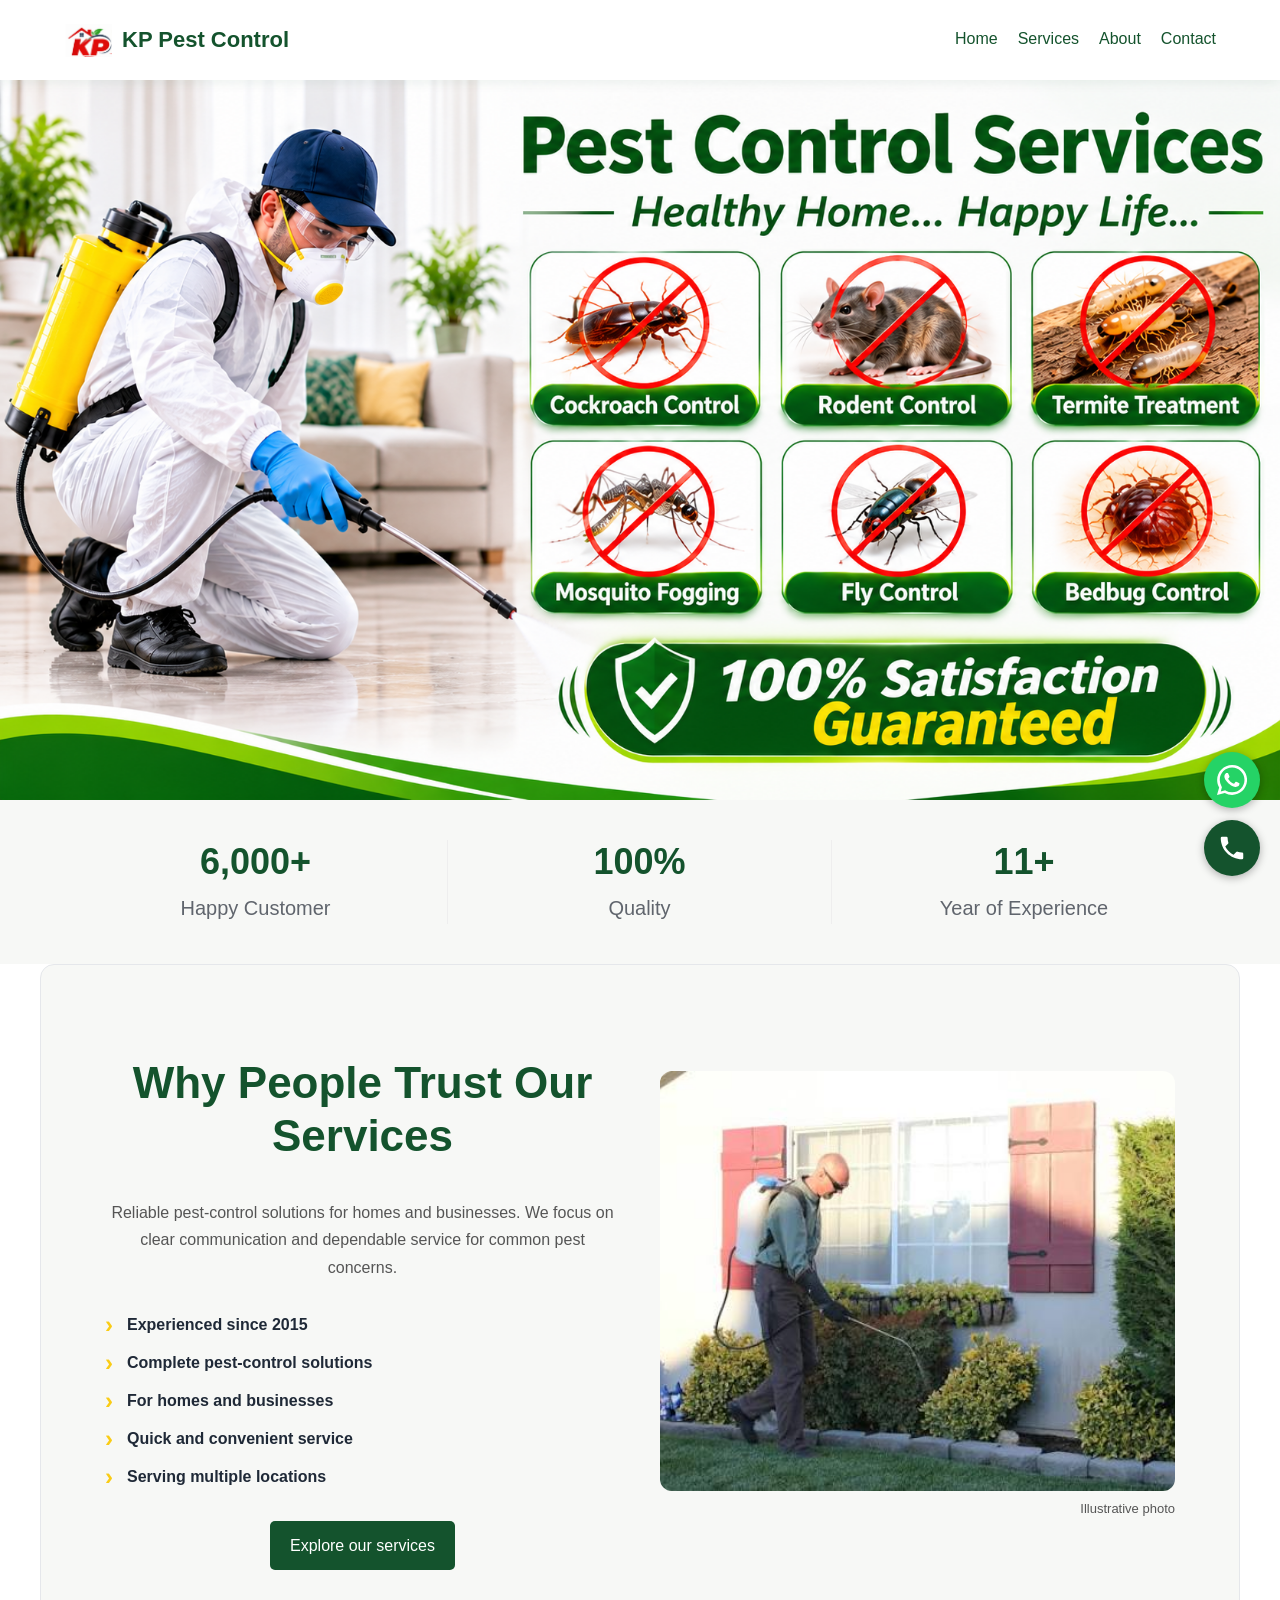
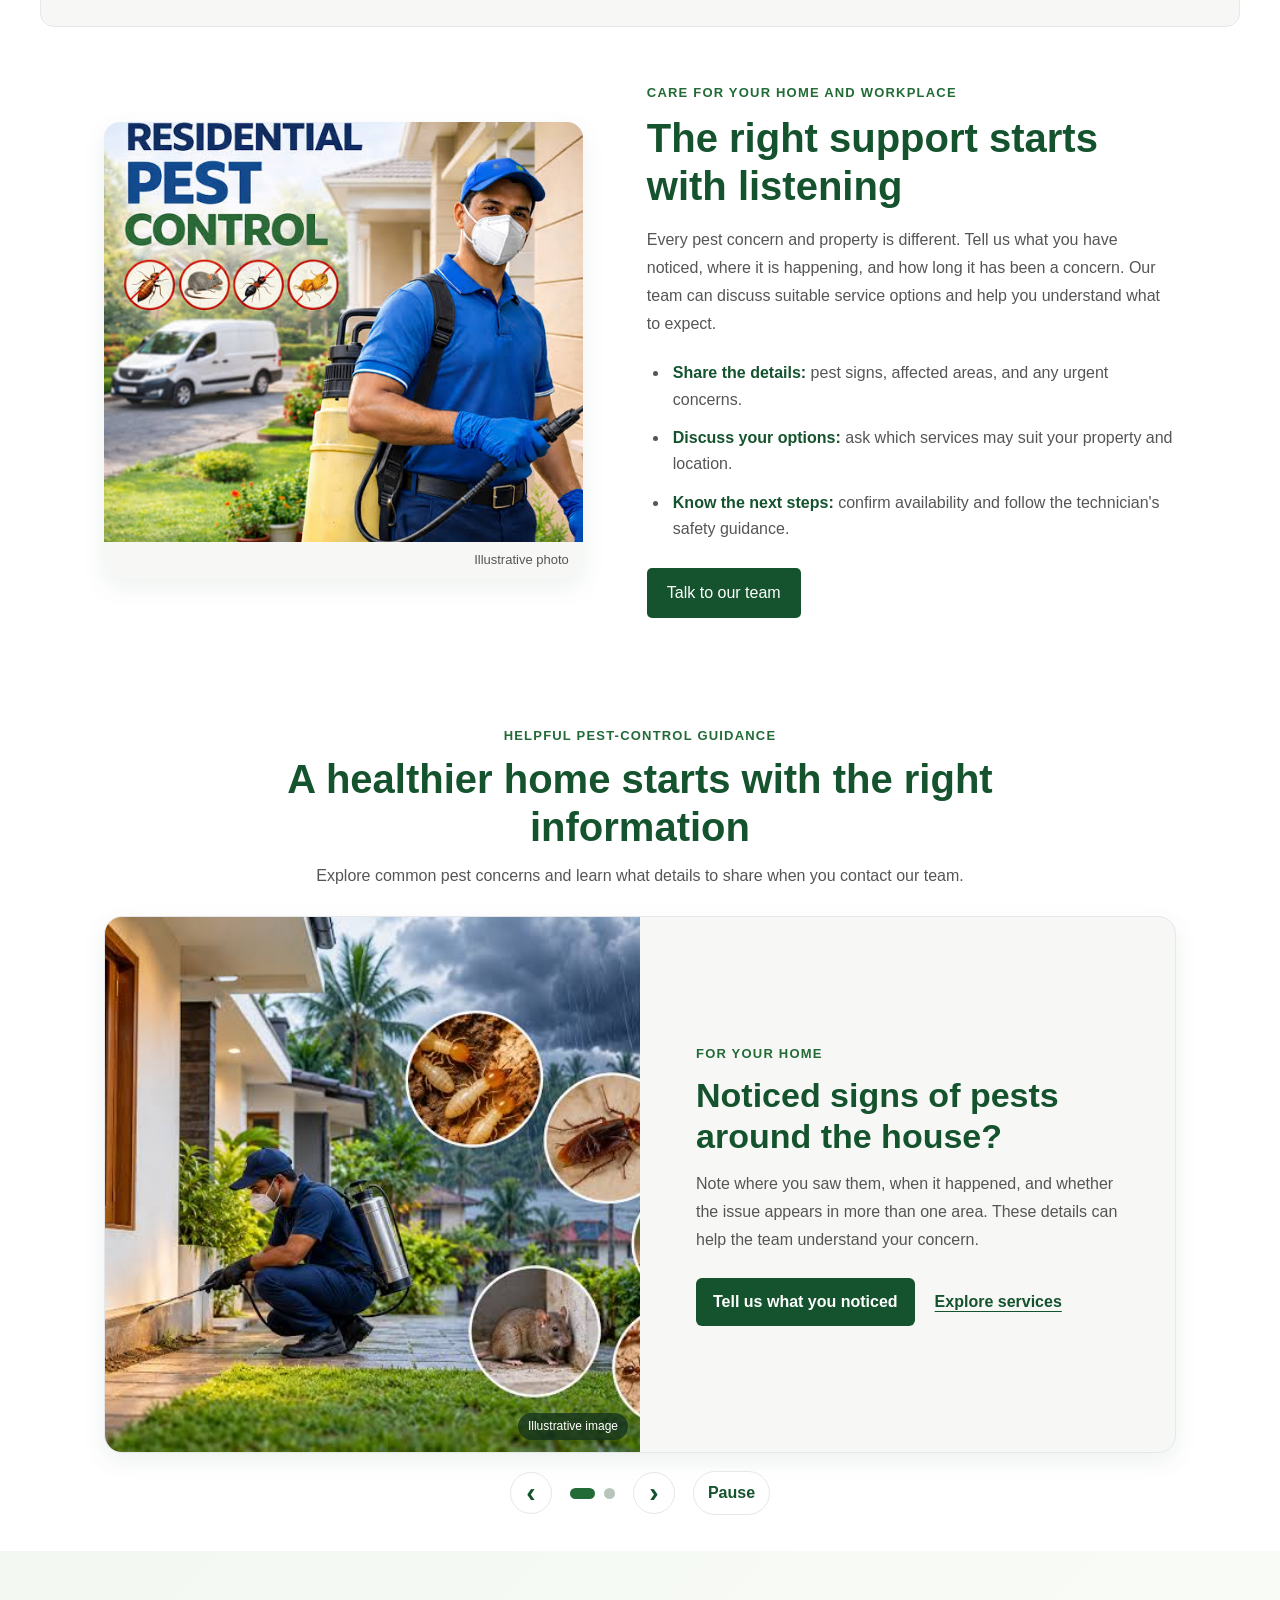
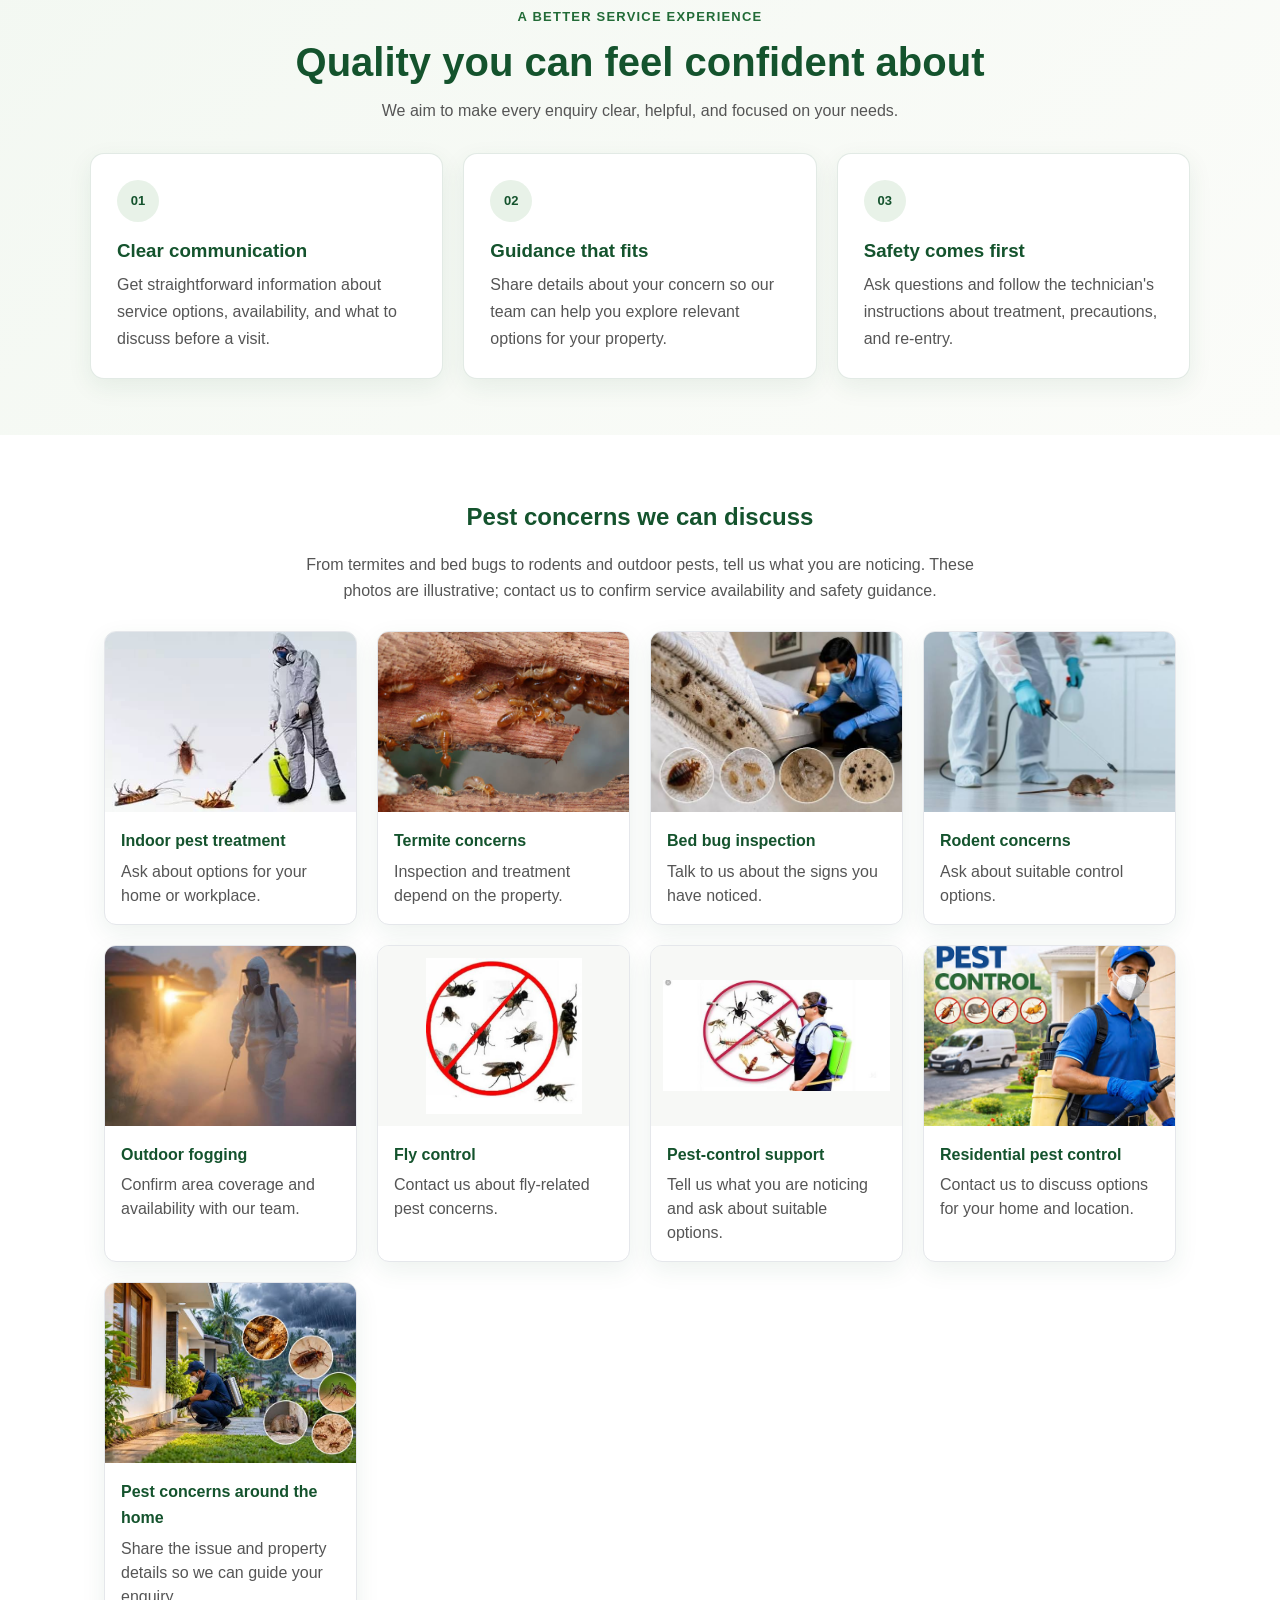
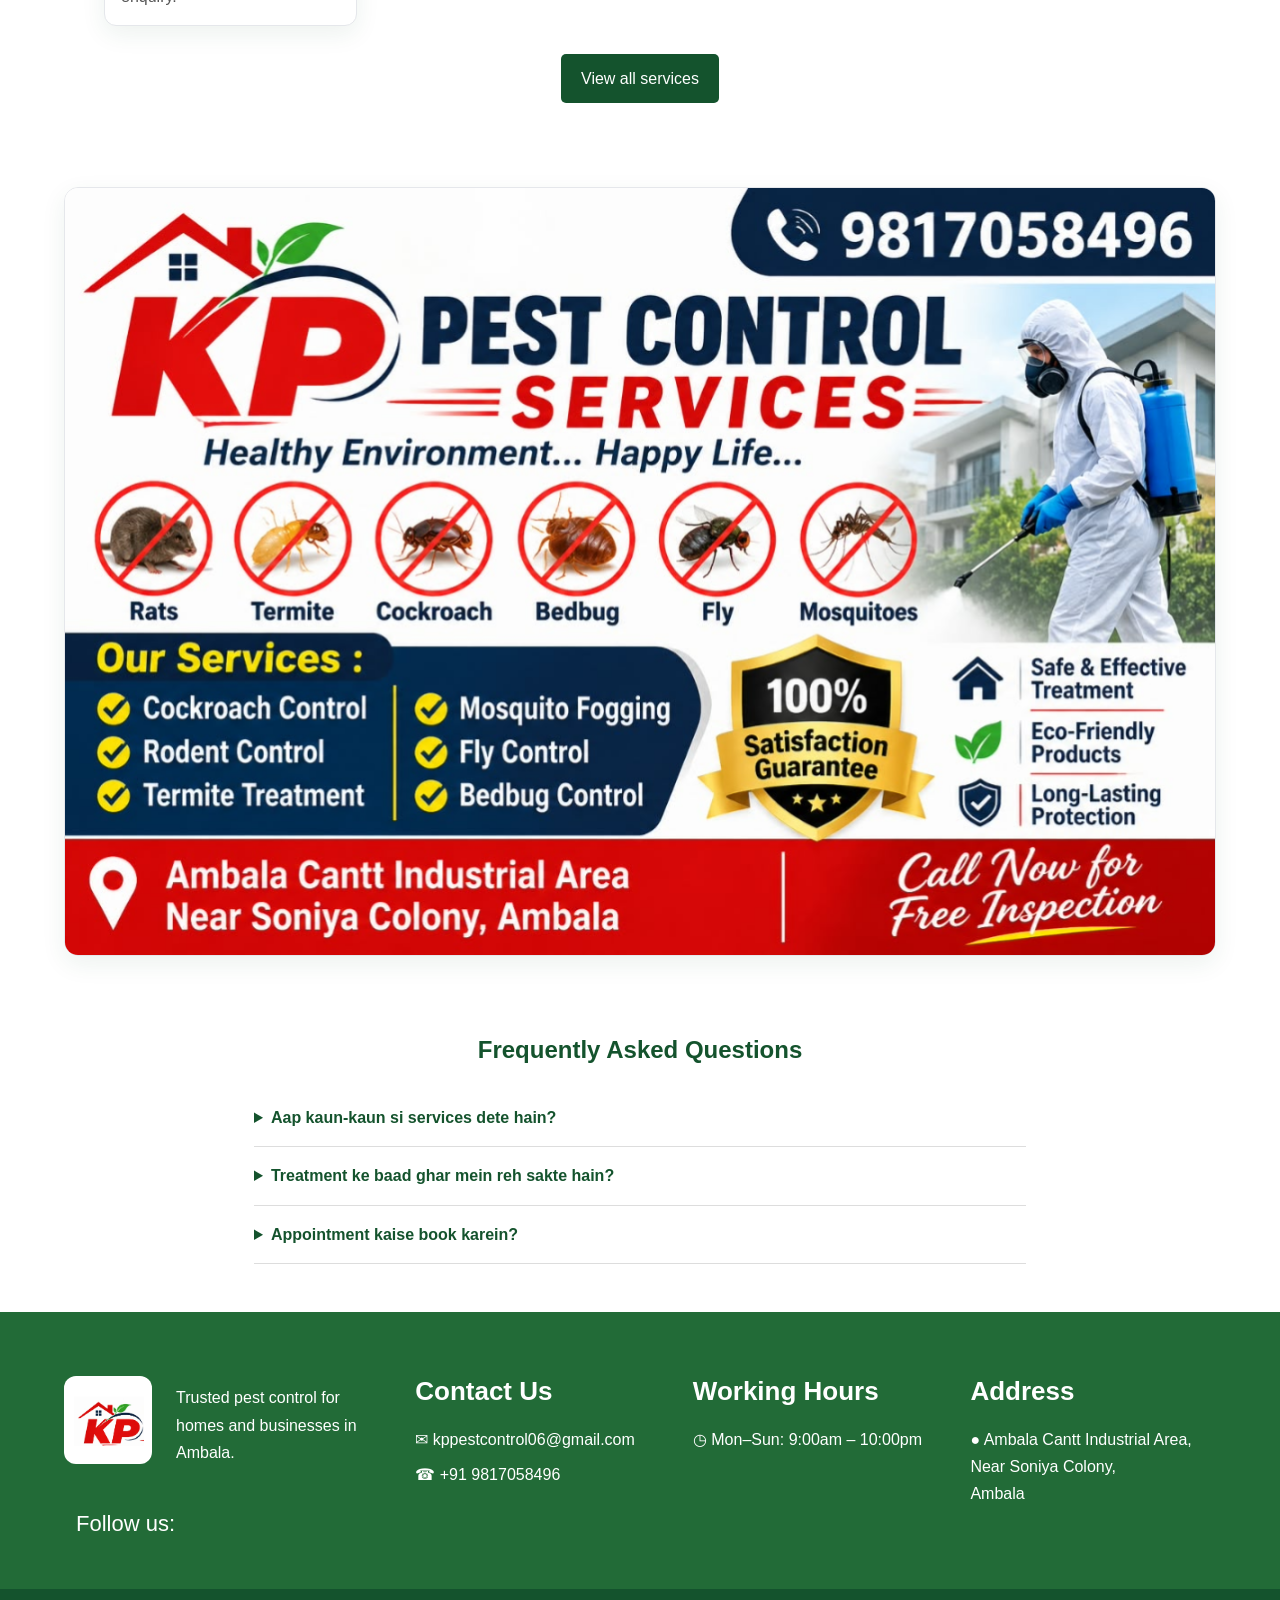
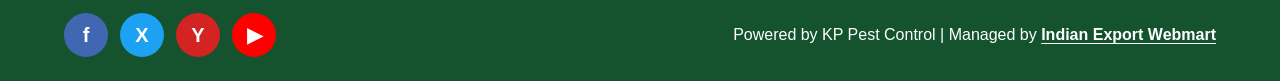
<file: index.html>
<!DOCTYPE html>
<html lang="en">
    <head>
        <meta charset="UTF-8">
        <meta name="viewport" content="width=device-width, initial-scale=1.0">
    <title>KP Pest Control</title>
    <link rel="stylesheet" href="style.css">
    <script src="script.js" defer></script>
    </head>
    <body>
  <header class="site-header">
    <a class="logo" href="#home">
      <img class="logo-image" src="image.png" alt="">
      <span>KP Pest Control</span>
    </a>

    <nav class="site-nav">
      <a href="#home">Home</a>
      <a href="services.html">Services</a>
      <a href="about.html">About</a>
      <a href="contact.html">Contact</a>
    </nav>
  </header>

  <main id="home">
    <section class="hero-banner">
      <img src="image copy.png" alt="KP Pest Control services banner">
    </section>

    <section class="stats-section">
      <div class="stat-item">
        <h2 class="counter" data-target="6000" data-suffix="+">0</h2>
        <p>Happy Customer</p>
      </div>
      <div class="stat-item">
        <h2 class="counter" data-target="100" data-suffix="%">0</h2>
        <p>Quality</p>
      </div>
      <div class="stat-item">
        <h2 class="counter" data-target="11" data-suffix="+">0</h2>
        <p>Year of Experience</p>
      </div>
    </section>

    <section class="trust-section">
      <div class="trust-copy">
        <h2>Why People Trust Our Services</h2>
        <p>Reliable pest-control solutions for homes and businesses. We focus on clear communication and dependable service for common pest concerns.</p>

        <ul class="trust-points">
          <li><span aria-hidden="true">›</span><strong>Experienced since 2015</strong></li>
          <li><span aria-hidden="true">›</span><strong>Complete pest-control solutions</strong></li>
          <li><span aria-hidden="true">›</span><strong>For homes and businesses</strong></li>
          <li><span aria-hidden="true">›</span><strong>Quick and convenient service</strong></li>
          <li><span aria-hidden="true">›</span><strong>Serving multiple locations</strong></li>
        </ul>

        <a class="trust-link" href="services.html">Explore our services</a>
      </div>

      <figure class="trust-image">
        <img src="image copy 3.png" alt="Illustrative photo of a worker treating plants beside a home">
        <figcaption>Illustrative photo</figcaption>
      </figure>
    </section>

    <section class="home-guidance-section" aria-labelledby="home-guidance-title">
      <figure class="home-guidance-image">
        <img src="residential-pest-control.png" alt="Illustrative residential pest-control visit" loading="lazy">
        <figcaption>Illustrative photo</figcaption>
      </figure>
      <div class="home-guidance-copy">
        <p class="home-carousel-kicker">Care for your home and workplace</p>
        <h2 id="home-guidance-title">The right support starts with listening</h2>
        <p>Every pest concern and property is different. Tell us what you have noticed, where it is happening, and how long it has been a concern. Our team can discuss suitable service options and help you understand what to expect.</p>
        <ul class="home-guidance-points">
          <li><strong>Share the details:</strong> pest signs, affected areas, and any urgent concerns.</li>
          <li><strong>Discuss your options:</strong> ask which services may suit your property and location.</li>
          <li><strong>Know the next steps:</strong> confirm availability and follow the technician's safety guidance.</li>
        </ul>
        <a class="trust-link" href="contact.html">Talk to our team</a>
      </div>
    </section>

    <section class="home-carousel" aria-labelledby="home-carousel-title">
      <div class="home-carousel-heading">
        <p class="home-carousel-kicker">Helpful pest-control guidance</p>
        <h2 id="home-carousel-title">A healthier home starts with the right information</h2>
        <p>Explore common pest concerns and learn what details to share when you contact our team.</p>
      </div>

      <div class="home-carousel-frame" data-home-carousel role="group" aria-roledescription="carousel" aria-label="Pest-control tips">
        <div class="home-carousel-window">
          <div class="home-carousel-track" data-carousel-track>
            <article class="home-carousel-slide" aria-roledescription="slide" aria-label="1 of 2">
              <figure class="home-carousel-image">
                <img src="image copy 27.png" alt="Illustrative home pest-control scene with a technician and examples of common pests" loading="lazy">
                <figcaption>Illustrative image</figcaption>
              </figure>
              <div class="home-carousel-copy">
                <p class="home-carousel-kicker">For your home</p>
                <h3>Noticed signs of pests around the house?</h3>
                <p>Note where you saw them, when it happened, and whether the issue appears in more than one area. These details can help the team understand your concern.</p>
                <div class="home-carousel-actions">
                  <a class="home-carousel-link" href="contact.html">Tell us what you noticed</a>
                  <a class="home-carousel-secondary-link" href="services.html">Explore services</a>
                </div>
              </div>
            </article>

            <article class="home-carousel-slide home-carousel-slide-illustration" aria-roledescription="slide" aria-label="2 of 2" aria-hidden="true" inert>
              <figure class="home-carousel-image">
                <img src="image copy 22.png" alt="Illustration of a pest-control professional surrounded by examples of common pests" loading="lazy">
                <figcaption>Illustrative image</figcaption>
              </figure>
              <div class="home-carousel-copy">
                <p class="home-carousel-kicker">Every concern is different</p>
                <h3>Share the pest, location, and signs you have seen</h3>
                <p>Suitable options can depend on the pest and property. Contact us to discuss your concern, check service availability in your area, and ask for safety guidance.</p>
                <div class="home-carousel-actions">
                  <a class="home-carousel-link" href="contact.html">Contact our team</a>
                  <a class="home-carousel-secondary-link" href="services.html">See service details</a>
                </div>
              </div>
            </article>
          </div>
        </div>

        <div class="home-carousel-controls" role="group" aria-label="Carousel controls">
          <button class="home-carousel-arrow" type="button" data-carousel-previous aria-label="Previous slide">‹</button>
          <div class="home-carousel-dots" role="group" aria-label="Choose a slide">
            <button type="button" data-carousel-dot aria-label="Show slide 1" aria-pressed="true"></button>
            <button type="button" data-carousel-dot aria-label="Show slide 2" aria-pressed="false"></button>
          </div>
          <button class="home-carousel-arrow" type="button" data-carousel-next aria-label="Next slide">›</button>
          <button class="home-carousel-toggle" type="button" data-carousel-toggle aria-label="Pause slideshow">Pause</button>
        </div>
      </div>
    </section>

    <section class="home-quality-section" aria-labelledby="home-quality-title">
      <div class="home-quality-heading">
        <p class="home-carousel-kicker">A better service experience</p>
        <h2 id="home-quality-title">Quality you can feel confident about</h2>
        <p>We aim to make every enquiry clear, helpful, and focused on your needs.</p>
      </div>
      <div class="home-quality-grid">
        <article class="home-quality-card">
          <span class="home-quality-icon" aria-hidden="true">01</span>
          <h3>Clear communication</h3>
          <p>Get straightforward information about service options, availability, and what to discuss before a visit.</p>
        </article>
        <article class="home-quality-card">
          <span class="home-quality-icon" aria-hidden="true">02</span>
          <h3>Guidance that fits</h3>
          <p>Share details about your concern so our team can help you explore relevant options for your property.</p>
        </article>
        <article class="home-quality-card">
          <span class="home-quality-icon" aria-hidden="true">03</span>
          <h3>Safety comes first</h3>
          <p>Ask questions and follow the technician's instructions about treatment, precautions, and re-entry.</p>
        </article>
      </div>
    </section>

    <section class="service-photo-section home-photo-section" aria-labelledby="home-photos-title">
      <h2 id="home-photos-title">Pest concerns we can discuss</h2>
      <p class="service-photo-intro">From termites and bed bugs to rodents and outdoor pests, tell us what you are noticing. These photos are illustrative; contact us to confirm service availability and safety guidance.</p>

      <div class="service-photo-grid">
        <figure class="service-photo-card">
          <img src="cockroach-treatment.png" alt="Illustrative photo of indoor cockroach treatment" loading="lazy">
          <figcaption>
            <strong>Indoor pest treatment</strong>
            <span>Ask about options for your home or workplace.</span>
          </figcaption>
        </figure>

        <figure class="service-photo-card">
          <img src="termite-on-wood.png" alt="Illustrative photo of termites in damaged wood" loading="lazy">
          <figcaption>
            <strong>Termite concerns</strong>
            <span>Inspection and treatment depend on the property.</span>
          </figcaption>
        </figure>

        <figure class="service-photo-card">
          <img src="bedbug-inspection.png" alt="Illustrative photo of a technician inspecting bedding" loading="lazy">
          <figcaption>
            <strong>Bed bug inspection</strong>
            <span>Talk to us about the signs you have noticed.</span>
          </figcaption>
        </figure>

        <figure class="service-photo-card">
          <img src="rodent-control.png" alt="Illustrative photo of rodent control indoors" loading="lazy">
          <figcaption>
            <strong>Rodent concerns</strong>
            <span>Ask about suitable control options.</span>
          </figcaption>
        </figure>

        <figure class="service-photo-card">
          <img src="residential-fogging-evening.png" alt="Illustrative photo of outdoor fogging near a home" loading="lazy">
          <figcaption>
            <strong>Outdoor fogging</strong>
            <span>Confirm area coverage and availability with our team.</span>
          </figcaption>
        </figure>

        <figure class="service-photo-card service-photo-card-illustration">
          <img src="fly-control-graphic.png" alt="Graphic showing flies crossed out" loading="lazy">
          <figcaption>
            <strong>Fly control</strong>
            <span>Contact us about fly-related pest concerns.</span>
          </figcaption>
        </figure>

        <figure class="service-photo-card service-photo-card-illustration">
          <img src="pest-control-overview-graphic.png" alt="Illustration of a pest-control professional and common insects" loading="lazy">
          <figcaption>
            <strong>Pest-control support</strong>
            <span>Tell us what you are noticing and ask about suitable options.</span>
          </figcaption>
        </figure>

        <figure class="service-photo-card">
          <img src="residential-pest-control.png" alt="Illustrative residential pest-control scene with a technician at a home" loading="lazy">
          <figcaption>
            <strong>Residential pest control</strong>
            <span>Contact us to discuss options for your home and location.</span>
          </figcaption>
        </figure>

        <figure class="service-photo-card">
          <img src="home-pest-control-collage.png" alt="Illustrative pest-control worker beside a home with common pest examples" loading="lazy">
          <figcaption>
            <strong>Pest concerns around the home</strong>
            <span>Share the issue and property details so we can guide your enquiry.</span>
          </figcaption>
        </figure>
      </div>

      <p class="home-photo-link"><a class="trust-link" href="services.html">View all services</a></p>
    </section>

    <section class="home-promo-banner" aria-label="KP Pest Control service promotion">
      <img
        src="home-service-banner.png"
        alt="KP Pest Control services banner featuring pest-control treatments, a 100% satisfaction guarantee, and the phone number 9817058496 for Ambala"
        loading="lazy"
      >
    </section>

    <section id="faq" class="faq-section">
  <h2>Frequently Asked Questions</h2>

  <details class="faq-item">
    <summary>Aap kaun-kaun si services dete hain?</summary>
    <p>Hum cockroach, termite, bed bug, rodent, mosquito aur fly control services dete hain.</p>
  </details>

  <details class="faq-item">
    <summary>Treatment ke baad ghar mein reh sakte hain?</summary>
    <p>Yeh treatment par depend karta hai. Technician ke diye safety aur re-entry instructions follow karein.</p>
  </details>

  <details class="faq-item">
    <summary>Appointment kaise book karein?</summary>
    <p>Appointment book karne ke liye Contact page ka form bharein.</p>
  </details>
</section>

  </main>
  <footer class="site-footer">
    <div class="footer-main">
      <div class="footer-brand">
        <div class="footer-brand-intro">
          <img src="image.png" alt="KP Pest Control logo">
          <p>Trusted pest control for homes and businesses in Ambala.</p>
        </div>
        <p class="footer-follow-label">Follow us:</p>
      </div>

      <div class="footer-column">
        <h2>Contact Us</h2>
        <p><span aria-hidden="true">✉</span> <a href="mailto:kppestcontrol06@gmail.com">kppestcontrol06@gmail.com</a></p>
        <p><span aria-hidden="true">☎</span> <a href="tel:+919817058496">+91 9817058496</a></p>
      </div>

      <div class="footer-column">
        <h2>Working Hours</h2>
        <p><span aria-hidden="true">◷</span> Mon–Sun: 9:00am – 10:00pm</p>
      </div>

      <div class="footer-column">
        <h2>Address</h2>
        <p><span aria-hidden="true">●</span> Ambala Cantt Industrial Area,<br>Near Soniya Colony,<br>Ambala</p>
      </div>
    </div>

    <div class="footer-bottom">
      <div class="footer-socials" aria-label="Social media">
        <span class="social-facebook" title="Facebook">f</span>
        <span class="social-twitter" title="Twitter">X</span>
        <span class="social-yelp" title="Yelp">Y</span>
        <span class="social-youtube" title="YouTube">▶</span>
      </div>
      <p>Powered by KP Pest Control | Managed by <a class="footer-credit-link" href="https://indianexportwebmart.com/" target="_blank" rel="noopener noreferrer">Indian Export Webmart</a></p>
    </div>
  </footer>
  <div class="floating-contact">
  <a
    class="floating-contact-button whatsapp-button"
    href="https://wa.me/919817058496"
    target="_blank"
    rel="noopener noreferrer"
    aria-label="WhatsApp par message karein"
  >
    <svg class="contact-icon" viewBox="0 0 24 24" aria-hidden="true" focusable="false">
      <path d="M20.52 3.48A11.87 11.87 0 0 0 12.08 0C5.48 0 .12 5.36.12 11.96c0 2.11.55 4.17 1.6 5.99L0 24l6.21-1.63a11.9 11.9 0 0 0 5.87 1.54h.01c6.6 0 11.96-5.36 11.96-11.96 0-3.2-1.25-6.21-3.53-8.47zM12.08 21.88h-.01a9.9 9.9 0 0 1-5.04-1.38l-.36-.21-3.68.97.98-3.59-.23-.37a9.87 9.87 0 0 1-1.52-5.34c0-5.45 4.43-9.88 9.88-9.88 2.64 0 5.12 1.03 6.99 2.9a9.82 9.82 0 0 1 2.9 6.98c0 5.46-4.44 9.9-9.91 9.9z"/>
      <path d="M17.46 14.38c-.3-.15-1.76-.87-2.03-.97-.27-.1-.47-.15-.67.15-.2.3-.77.97-.94 1.17-.17.2-.35.23-.65.08-.3-.15-1.28-.47-2.44-1.5-.9-.8-1.5-1.78-1.68-2.08-.17-.3-.02-.46.13-.61.14-.14.3-.35.45-.52.15-.18.2-.3.3-.5.1-.2.05-.38-.03-.53-.07-.15-.67-1.62-.92-2.22-.24-.58-.49-.5-.67-.51h-.58c-.2 0-.52.07-.79.37-.27.3-1.04 1.02-1.04 2.48 0 1.46 1.06 2.87 1.21 3.07.15.2 2.09 3.19 5.06 4.47.71.31 1.26.49 1.69.63.71.23 1.36.2 1.87.12.57-.09 1.76-.72 2.01-1.42.25-.7.25-1.31.17-1.43-.07-.13-.27-.2-.57-.35z"/>
    </svg>
  </a>

  <a
    class="floating-contact-button call-button"
    href="tel:+919817058496"
    aria-label="Phone karein"
  >
    <svg class="contact-icon" viewBox="0 0 24 24" aria-hidden="true" focusable="false">
      <path d="M6.62 10.79a15.05 15.05 0 0 0 6.59 6.59l2.2-2.2a1 1 0 0 1 1.01-.24c1.12.37 2.33.57 3.58.57a1 1 0 0 1 1 1V20a1 1 0 0 1-1 1C10.61 21 3 13.39 3 4a1 1 0 0 1 1-1h3.5a1 1 0 0 1 1 1c0 1.25.2 2.46.57 3.59a1 1 0 0 1-.25 1.01l-2.2 2.19z"/>
    </svg>
  </a>
</div>
</body>
</html>
</file>
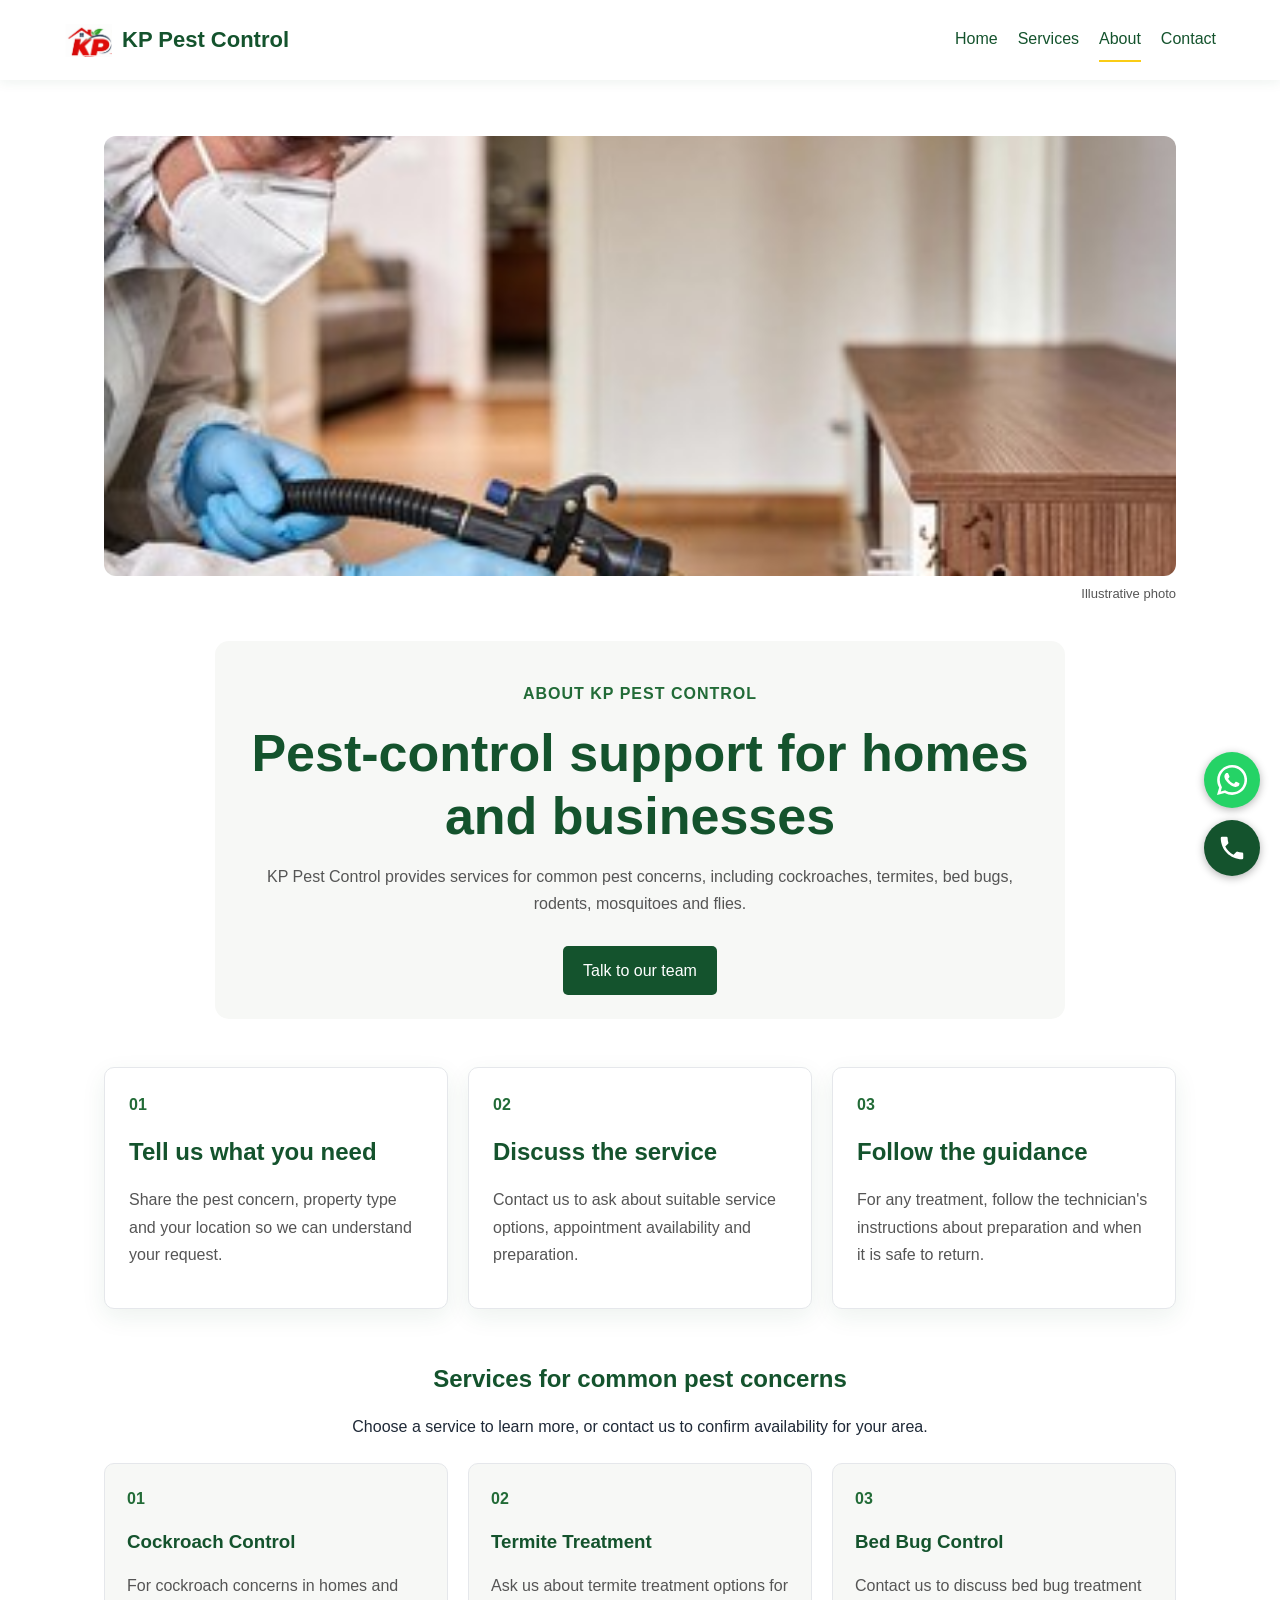
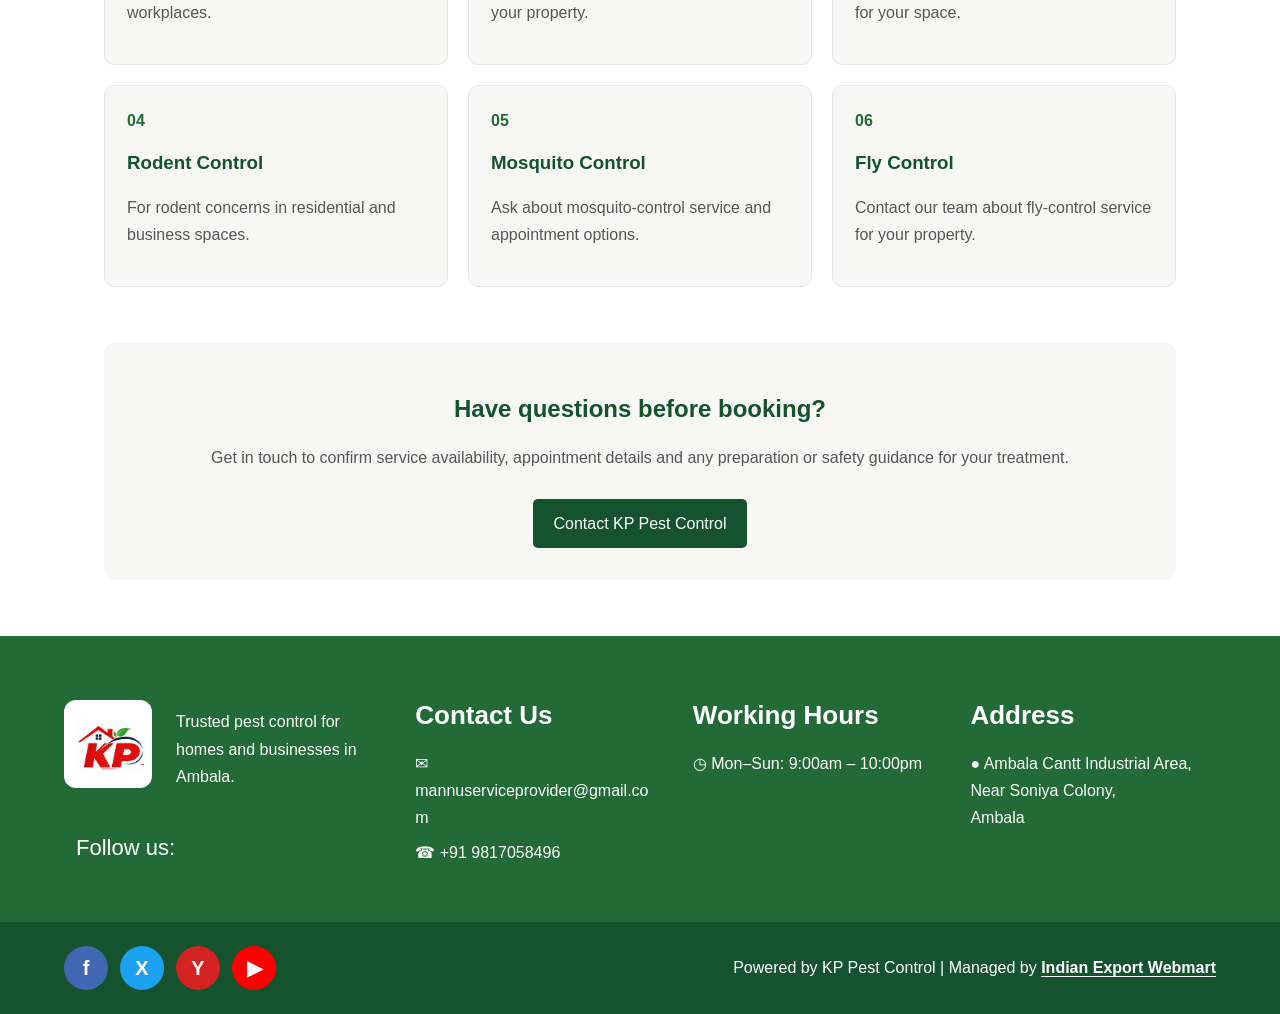
<file: about.html>
<!DOCTYPE html>
<html lang="en">
<head>
  <meta charset="UTF-8">
  <meta name="viewport" content="width=device-width, initial-scale=1.0">
  <title>About KP Pest Control</title>
  <link rel="stylesheet" href="style.css">
  <script src="script.js" defer></script>
</head>
<body>
  <header class="site-header">
    <a class="logo" href="index.html#home">
      <img class="logo-image" src="image.png" alt="KP Pest Control logo">
      <span>KP Pest Control</span>
    </a>

    <nav class="site-nav">
      <a href="index.html#home">Home</a>
      <a href="services.html">Services</a>
      <a href="about.html" aria-current="page">About</a>
      <a href="contact.html">Contact</a>
    </nav>
  </header>

  <main class="about-page">
    <figure class="about-hero-image">
      <img src="indoor-furniture-treatment.png" alt="Illustrative photo of a professional treating furniture inside a home">
      <figcaption>Illustrative photo</figcaption>
    </figure>

    <section class="about-intro">
      <p class="about-kicker">About KP Pest Control</p>
      <h1>Pest-control support for homes and businesses</h1>
      <p>KP Pest Control provides services for common pest concerns, including cockroaches, termites, bed bugs, rodents, mosquitoes and flies.</p>
      <a class="about-cta" href="contact.html">Talk to our team</a>
    </section>

    <section class="about-details" aria-label="How we help">
      <article class="about-card">
        <span class="about-card-number">01</span>
        <h2>Tell us what you need</h2>
        <p>Share the pest concern, property type and your location so we can understand your request.</p>
      </article>

      <article class="about-card">
        <span class="about-card-number">02</span>
        <h2>Discuss the service</h2>
        <p>Contact us to ask about suitable service options, appointment availability and preparation.</p>
      </article>

      <article class="about-card">
        <span class="about-card-number">03</span>
        <h2>Follow the guidance</h2>
        <p>For any treatment, follow the technician's instructions about preparation and when it is safe to return.</p>
      </article>
    </section>

    <section class="about-services">
      <h2>Services for common pest concerns</h2>
      <p>Choose a service to learn more, or contact us to confirm availability for your area.</p>

      <div class="about-service-list">
        <article class="about-service-card">
          <span aria-hidden="true">01</span>
          <h3>Cockroach Control</h3>
          <p>For cockroach concerns in homes and workplaces.</p>
        </article>
        <article class="about-service-card">
          <span aria-hidden="true">02</span>
          <h3>Termite Treatment</h3>
          <p>Ask us about termite treatment options for your property.</p>
        </article>
        <article class="about-service-card">
          <span aria-hidden="true">03</span>
          <h3>Bed Bug Control</h3>
          <p>Contact us to discuss bed bug treatment for your space.</p>
        </article>
        <article class="about-service-card">
          <span aria-hidden="true">04</span>
          <h3>Rodent Control</h3>
          <p>For rodent concerns in residential and business spaces.</p>
        </article>
        <article class="about-service-card">
          <span aria-hidden="true">05</span>
          <h3>Mosquito Control</h3>
          <p>Ask about mosquito-control service and appointment options.</p>
        </article>
        <article class="about-service-card">
          <span aria-hidden="true">06</span>
          <h3>Fly Control</h3>
          <p>Contact our team about fly-control service for your property.</p>
        </article>
      </div>
    </section>

    <section class="about-note">
      <h2>Have questions before booking?</h2>
      <p>Get in touch to confirm service availability, appointment details and any preparation or safety guidance for your treatment.</p>
      <a class="about-cta" href="contact.html">Contact KP Pest Control</a>
    </section>
  </main>

  <footer class="site-footer">
    <div class="footer-main">
      <div class="footer-brand">
        <div class="footer-brand-intro">
          <img src="image.png" alt="KP Pest Control logo">
          <p>Trusted pest control for homes and businesses in Ambala.</p>
        </div>
        <p class="footer-follow-label">Follow us:</p>
      </div>

      <div class="footer-column">
        <h2>Contact Us</h2>
        <p><span aria-hidden="true">✉</span> <a href="mailto:mannuserviceprovider@gmail.com">mannuserviceprovider@gmail.com</a></p>
        <p><span aria-hidden="true">☎</span> <a href="tel:+919817058496">+91 9817058496</a></p>
      </div>

      <div class="footer-column">
        <h2>Working Hours</h2>
        <p><span aria-hidden="true">◷</span> Mon–Sun: 9:00am – 10:00pm</p>
      </div>

      <div class="footer-column">
        <h2>Address</h2>
        <p><span aria-hidden="true">●</span> Ambala Cantt Industrial Area,<br>Near Soniya Colony,<br>Ambala</p>
      </div>
    </div>

    <div class="footer-bottom">
      <div class="footer-socials" aria-label="Social media">
        <span class="social-facebook" title="Facebook">f</span>
        <span class="social-twitter" title="Twitter">X</span>
        <span class="social-yelp" title="Yelp">Y</span>
        <span class="social-youtube" title="YouTube">▶</span>
      </div>
      <p>Powered by KP Pest Control | Managed by <a class="footer-credit-link" href="https://indianexportwebmart.com/" target="_blank" rel="noopener noreferrer">Indian Export Webmart</a></p>
    </div>
  </footer>

  <div class="floating-contact">
    <a
      class="floating-contact-button whatsapp-button"
      href="https://wa.me/919817058496"
      target="_blank"
      rel="noopener noreferrer"
      aria-label="WhatsApp par message karein"
    >
      <svg class="contact-icon" viewBox="0 0 24 24" aria-hidden="true" focusable="false">
        <path d="M20.52 3.48A11.87 11.87 0 0 0 12.08 0C5.48 0 .12 5.36.12 11.96c0 2.11.55 4.17 1.6 5.99L0 24l6.21-1.63a11.9 11.9 0 0 0 5.87 1.54h.01c6.6 0 11.96-5.36 11.96-11.96 0-3.2-1.25-6.21-3.53-8.47zM12.08 21.88h-.01a9.9 9.9 0 0 1-5.04-1.38l-.36-.21-3.68.97.98-3.59-.23-.37a9.87 9.87 0 0 1-1.52-5.34c0-5.45 4.43-9.88 9.88-9.88 2.64 0 5.12 1.03 6.99 2.9a9.82 9.82 0 0 1 2.9 6.98c0 5.46-4.44 9.9-9.91 9.9z"/>
        <path d="M17.46 14.38c-.3-.15-1.76-.87-2.03-.97-.27-.1-.47-.15-.67.15-.2.3-.77.97-.94 1.17-.17.2-.35.23-.65.08-.3-.15-1.28-.47-2.44-1.5-.9-.8-1.5-1.78-1.68-2.08-.17-.3-.02-.46.13-.61.14-.14.3-.35.45-.52.15-.18.2-.3.3-.5.1-.2.05-.38-.03-.53-.07-.15-.67-1.62-.92-2.22-.24-.58-.49-.5-.67-.51h-.58c-.2 0-.52.07-.79.37-.27.3-1.04 1.02-1.04 2.48 0 1.46 1.06 2.87 1.21 3.07.15.2 2.09 3.19 5.06 4.47.71.31 1.26.49 1.69.63.71.23 1.36.2 1.87.12.57-.09 1.76-.72 2.01-1.42.25-.7.25-1.31.17-1.43-.07-.13-.27-.2-.57-.35z"/>
      </svg>
    </a>

    <a
      class="floating-contact-button call-button"
      href="tel:+919817058496"
      aria-label="Phone karein"
    >
      <svg class="contact-icon" viewBox="0 0 24 24" aria-hidden="true" focusable="false">
        <path d="M6.62 10.79a15.05 15.05 0 0 0 6.59 6.59l2.2-2.2a1 1 0 0 1 1.01-.24c1.12.37 2.33.57 3.58.57a1 1 0 0 1 1 1V20a1 1 0 0 1-1 1C10.61 21 3 13.39 3 4a1 1 0 0 1 1-1h3.5a1 1 0 0 1 1 1c0 1.25.2 2.46.57 3.59a1 1 0 0 1-.25 1.01l-2.2 2.19z"/>
      </svg>
    </a>
  </div>
</body>
</html>
</file>
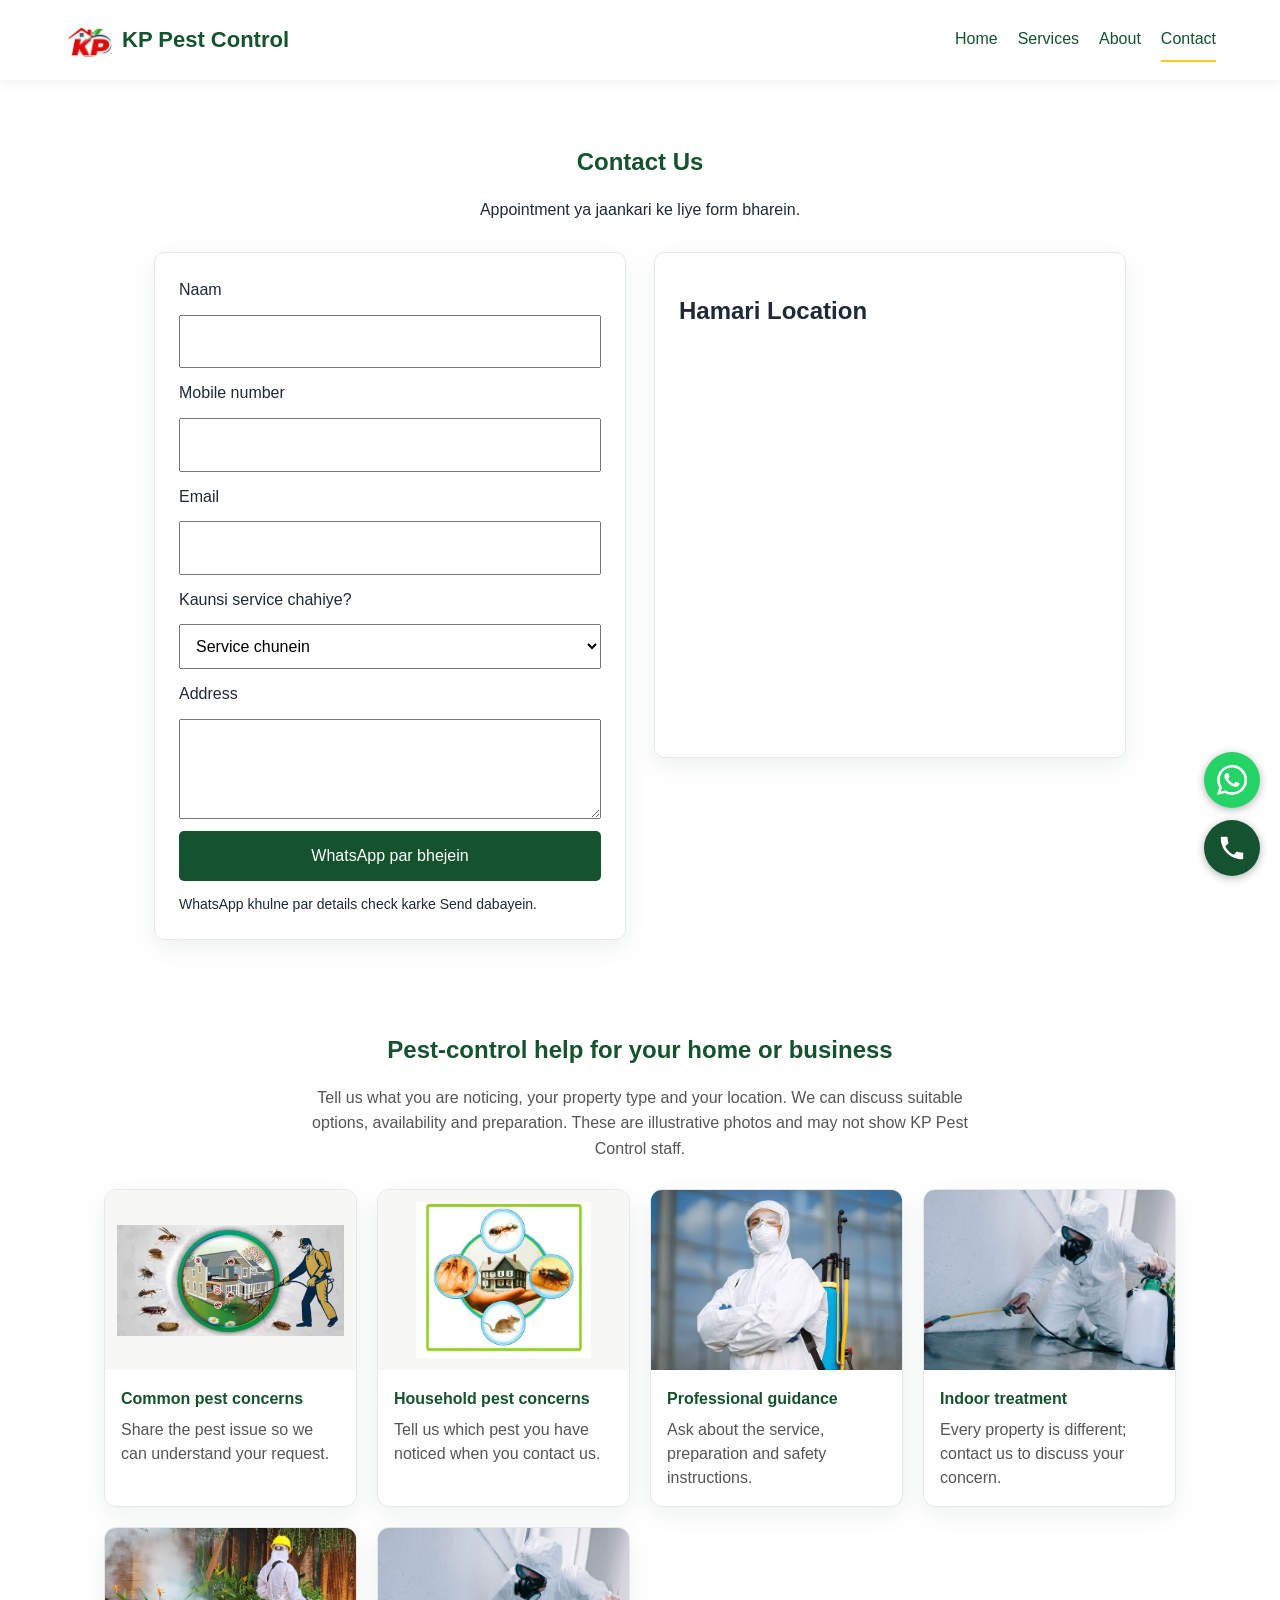
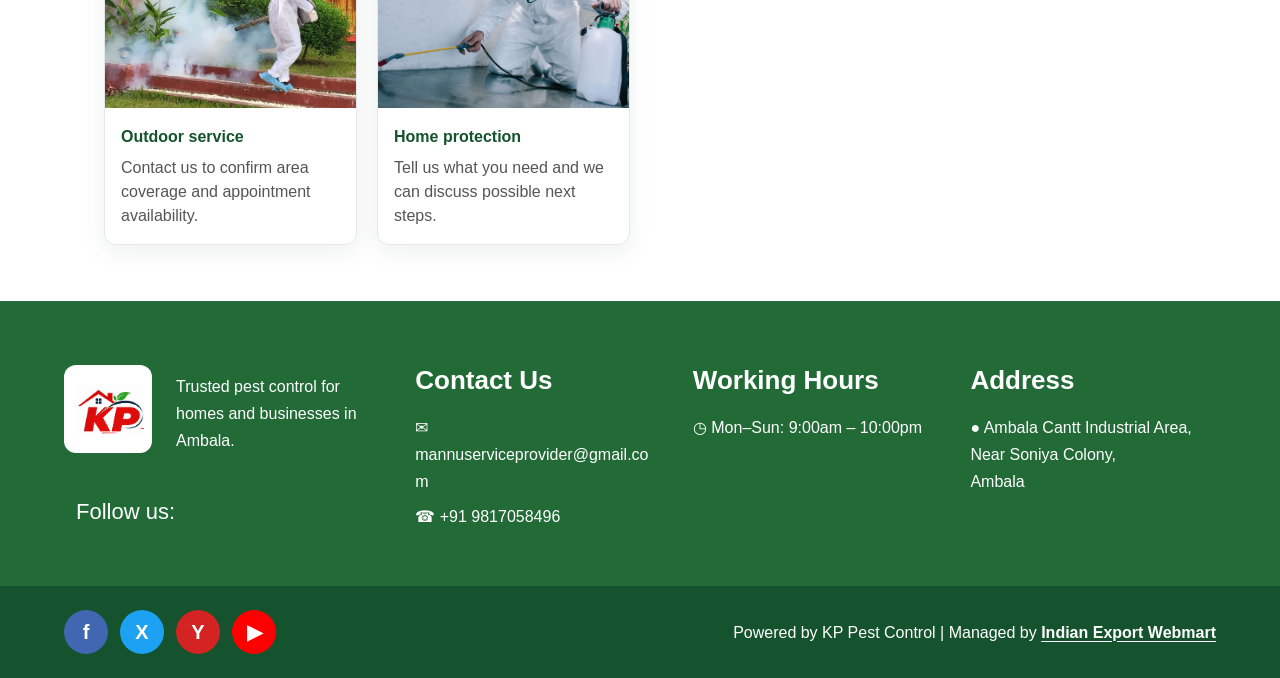
<file: contact.html>
<!DOCTYPE html>
<html lang="en">
<head>
  <meta charset="UTF-8">
  <meta name="viewport" content="width=device-width, initial-scale=1.0">
  <title>Contact KP Pest Control</title>
  <link rel="stylesheet" href="style.css">
  <script src="script.js" defer></script>
</head>
<body>
  <header class="site-header">
    <a class="logo" href="index.html#home">
      <img class="logo-image" src="image.png" alt="KP Pest Control logo">
      <span>KP Pest Control</span>
    </a>

    <nav class="site-nav">
      <a href="index.html#home">Home</a>
      <a href="services.html">Services</a>
      <a href="about.html">About</a>
      <a href="contact.html" aria-current="page">Contact</a>
    </nav>
  </header>

  <main>
    <section id="contact" class="contact-page">
      <h1>Contact Us</h1>
      <p class="contact-intro">Appointment ya jaankari ke liye form bharein.</p>

      <div class="contact-layout">
        <form id="contact-form" class="contact-form">
          <label for="customer-name">Naam</label>
          <input id="customer-name" name="name" type="text" required>

          <label for="customer-phone">Mobile number</label>
          <input id="customer-phone" name="phone" type="tel" required>

          <label for="customer-email">Email</label>
          <input id="customer-email" name="email" type="email" required>

          <label for="service">Kaunsi service chahiye?</label>
          <select id="service" name="service" required>
            <option value="">Service chunein</option>
            <option value="Cockroach Control">Cockroach Control</option>
            <option value="Termite Treatment">Termite Treatment</option>
            <option value="Bed Bug Control">Bed Bug Control</option>
            <option value="Rodent Control">Rodent Control</option>
            <option value="Mosquito Control">Mosquito Control</option>
            <option value="Fly Control">Fly Control</option>
          </select>

          <label for="customer-address">Address</label>
          <textarea id="customer-address" name="address" required></textarea>

          <button type="submit">WhatsApp par bhejein</button>
          <p class="form-note">WhatsApp khulne par details check karke Send dabayein.</p>
        </form>

        <section class="map-card">
          <h2>Hamari Location</h2>
          <iframe
            title="KP Pest Control ki map location"
            src="https://maps.google.com/maps?q=Ambala%20Cantt%20Industrial%20Area%2C%20Near%20Soniya%20Colony%2C%20Ambala&amp;z=15&amp;output=embed"
            loading="lazy"
            referrerpolicy="no-referrer-when-downgrade">
          </iframe>
        </section>
      </div>
    </section>

    <section class="service-photo-section contact-photo-section" aria-labelledby="contact-photos-title">
      <h2 id="contact-photos-title">Pest-control help for your home or business</h2>
      <p class="service-photo-intro">Tell us what you are noticing, your property type and your location. We can discuss suitable options, availability and preparation. These are illustrative photos and may not show KP Pest Control staff.</p>

      <div class="service-photo-grid">
        <figure class="service-photo-card service-photo-card-illustration">
          <img src="home-pest-control-illustration.png" alt="Illustration of common pests around a home and a pest-control worker" loading="lazy">
          <figcaption>
            <strong>Common pest concerns</strong>
            <span>Share the pest issue so we can understand your request.</span>
          </figcaption>
        </figure>

        <figure class="service-photo-card service-photo-card-illustration">
          <img src="image copy 4.png" alt="Illustration of common household pests surrounding a home" loading="lazy">
          <figcaption>
            <strong>Household pest concerns</strong>
            <span>Tell us which pest you have noticed when you contact us.</span>
          </figcaption>
        </figure>

        <figure class="service-photo-card">
          <img src="image copy 7.png" alt="Illustrative photo of a pest-control professional wearing protective equipment" loading="lazy">
          <figcaption>
            <strong>Professional guidance</strong>
            <span>Ask about the service, preparation and safety instructions.</span>
          </figcaption>
        </figure>

        <figure class="service-photo-card">
          <img src="image copy 8.png" alt="Illustrative photo of a technician applying pest treatment indoors" loading="lazy">
          <figcaption>
            <strong>Indoor treatment</strong>
            <span>Every property is different; contact us to discuss your concern.</span>
          </figcaption>
        </figure>

        <figure class="service-photo-card">
          <img src="image copy 9.png" alt="Illustrative photo of outdoor pest-control fogging" loading="lazy">
          <figcaption>
            <strong>Outdoor service</strong>
            <span>Contact us to confirm area coverage and appointment availability.</span>
          </figcaption>
        </figure>

        <figure class="service-photo-card">
          <img src="pest-treatment-indoor.png" alt="Illustrative photo of a worker treating an indoor space" loading="lazy">
          <figcaption>
            <strong>Home protection</strong>
            <span>Tell us what you need and we can discuss possible next steps.</span>
          </figcaption>
        </figure>
      </div>
    </section>
  </main>

  <footer class="site-footer">
    <div class="footer-main">
      <div class="footer-brand">
        <div class="footer-brand-intro">
          <img src="image.png" alt="KP Pest Control logo">
          <p>Trusted pest control for homes and businesses in Ambala.</p>
        </div>
        <p class="footer-follow-label">Follow us:</p>
      </div>

      <div class="footer-column">
        <h2>Contact Us</h2>
        <p><span aria-hidden="true">✉</span> <a href="mailto:mannuserviceprovider@gmail.com">mannuserviceprovider@gmail.com</a></p>
        <p><span aria-hidden="true">☎</span> <a href="tel:+919817058496">+91 9817058496</a></p>
      </div>

      <div class="footer-column">
        <h2>Working Hours</h2>
        <p><span aria-hidden="true">◷</span> Mon–Sun: 9:00am – 10:00pm</p>
      </div>

      <div class="footer-column">
        <h2>Address</h2>
        <p><span aria-hidden="true">●</span> Ambala Cantt Industrial Area,<br>Near Soniya Colony,<br>Ambala</p>
      </div>
    </div>

    <div class="footer-bottom">
      <div class="footer-socials" aria-label="Social media">
        <span class="social-facebook" title="Facebook">f</span>
        <span class="social-twitter" title="Twitter">X</span>
        <span class="social-yelp" title="Yelp">Y</span>
        <span class="social-youtube" title="YouTube">▶</span>
      </div>
      <p>Powered by KP Pest Control | Managed by <a class="footer-credit-link" href="https://indianexportwebmart.com/" target="_blank" rel="noopener noreferrer">Indian Export Webmart</a></p>
    </div>
  </footer>

  <div class="floating-contact">
    <a
      class="floating-contact-button whatsapp-button"
      href="https://wa.me/919817058496"
      target="_blank"
      rel="noopener noreferrer"
      aria-label="WhatsApp par message karein"
    >
      <svg class="contact-icon" viewBox="0 0 24 24" aria-hidden="true" focusable="false">
        <path d="M20.52 3.48A11.87 11.87 0 0 0 12.08 0C5.48 0 .12 5.36.12 11.96c0 2.11.55 4.17 1.6 5.99L0 24l6.21-1.63a11.9 11.9 0 0 0 5.87 1.54h.01c6.6 0 11.96-5.36 11.96-11.96 0-3.2-1.25-6.21-3.53-8.47zM12.08 21.88h-.01a9.9 9.9 0 0 1-5.04-1.38l-.36-.21-3.68.97.98-3.59-.23-.37a9.87 9.87 0 0 1-1.52-5.34c0-5.45 4.43-9.88 9.88-9.88 2.64 0 5.12 1.03 6.99 2.9a9.82 9.82 0 0 1 2.9 6.98c0 5.46-4.44 9.9-9.91 9.9z"/>
        <path d="M17.46 14.38c-.3-.15-1.76-.87-2.03-.97-.27-.1-.47-.15-.67.15-.2.3-.77.97-.94 1.17-.17.2-.35.23-.65.08-.3-.15-1.28-.47-2.44-1.5-.9-.8-1.5-1.78-1.68-2.08-.17-.3-.02-.46.13-.61.14-.14.3-.35.45-.52.15-.18.2-.3.3-.5.1-.2.05-.38-.03-.53-.07-.15-.67-1.62-.92-2.22-.24-.58-.49-.5-.67-.51h-.58c-.2 0-.52.07-.79.37-.27.3-1.04 1.02-1.04 2.48 0 1.46 1.06 2.87 1.21 3.07.15.2 2.09 3.19 5.06 4.47.71.31 1.26.49 1.69.63.71.23 1.36.2 1.87.12.57-.09 1.76-.72 2.01-1.42.25-.7.25-1.31.17-1.43-.07-.13-.27-.2-.57-.35z"/>
      </svg>
    </a>

    <a
      class="floating-contact-button call-button"
      href="tel:+919817058496"
      aria-label="Phone karein"
    >
      <svg class="contact-icon" viewBox="0 0 24 24" aria-hidden="true" focusable="false">
        <path d="M6.62 10.79a15.05 15.05 0 0 0 6.59 6.59l2.2-2.2a1 1 0 0 1 1.01-.24c1.12.37 2.33.57 3.58.57a1 1 0 0 1 1 1V20a1 1 0 0 1-1 1C10.61 21 3 13.39 3 4a1 1 0 0 1 1-1h3.5a1 1 0 0 1 1 1c0 1.25.2 2.46.57 3.59a1 1 0 0 1-.25 1.01l-2.2 2.19z"/>
      </svg>
    </a>
  </div>
</body>
</html>
</file>
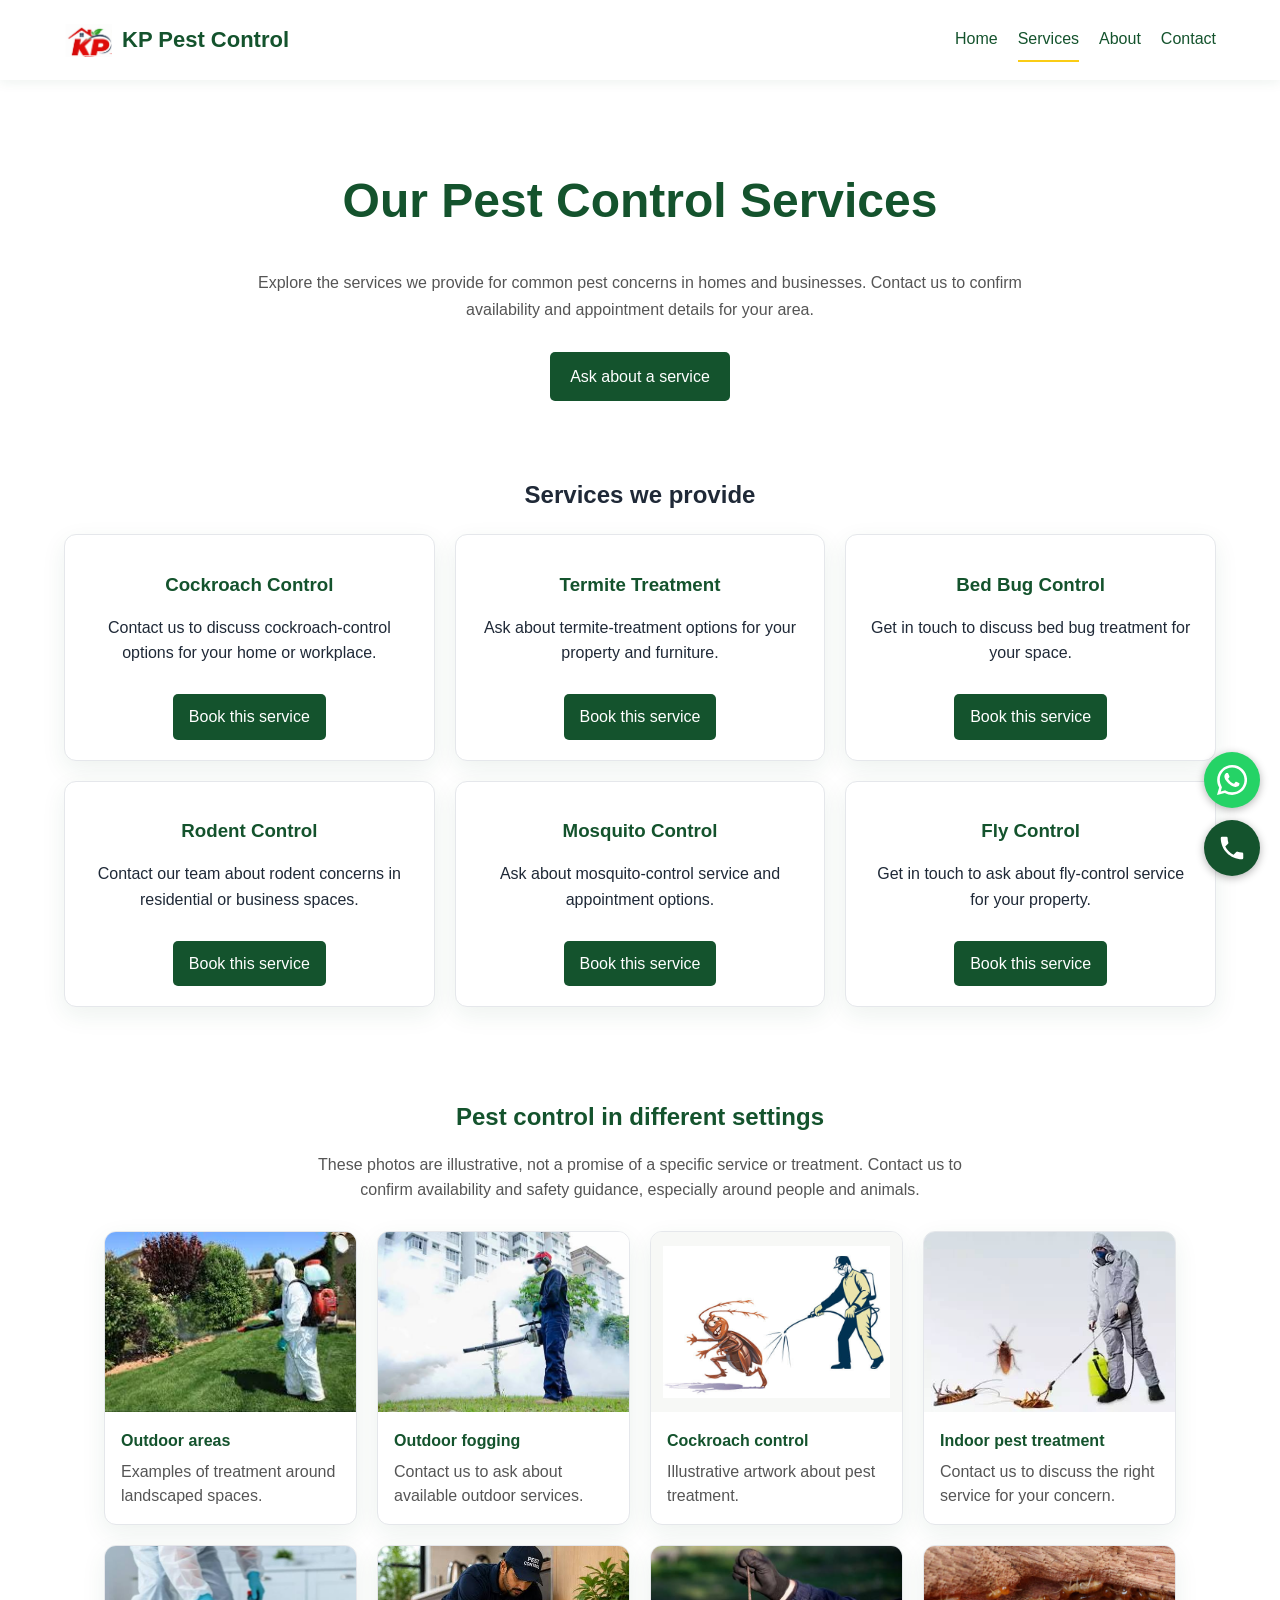
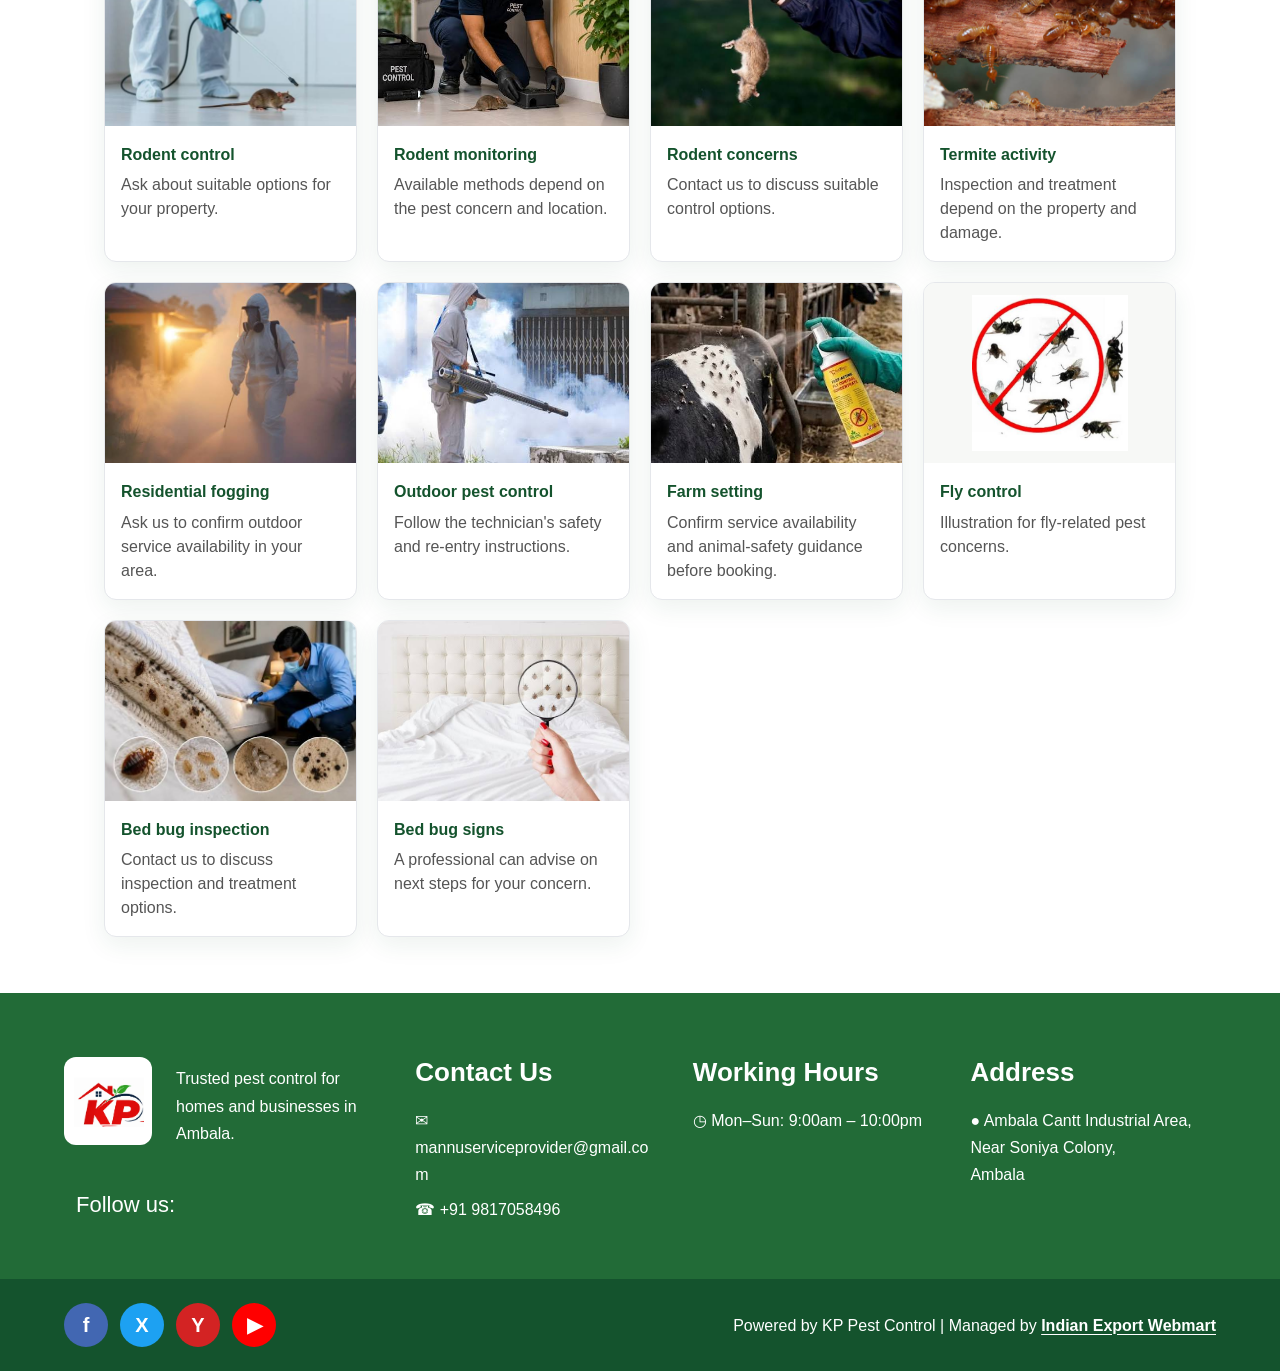
<file: services.html>
<!DOCTYPE html>
<html lang="en">
<head>
  <meta charset="UTF-8">
  <meta name="viewport" content="width=device-width, initial-scale=1.0">
  <title>Services - KP Pest Control</title>
  <link rel="stylesheet" href="style.css">
  <script src="script.js" defer></script>
</head>
<body>
  <header class="site-header">
    <a class="logo" href="index.html#home">
      <img class="logo-image" src="image.png" alt="KP Pest Control logo">
      <span>KP Pest Control</span>
    </a>

    <nav class="site-nav">
      <a href="index.html#home">Home</a>
      <a href="services.html" aria-current="page">Services</a>
      <a href="about.html">About</a>
      <a href="contact.html">Contact</a>
    </nav>
  </header>

  <main>
    <section class="services-page-intro">
      <h1>Our Pest Control Services</h1>
      <p>Explore the services we provide for common pest concerns in homes and businesses. Contact us to confirm availability and appointment details for your area.</p>
      <a class="services-page-cta" href="contact.html">Ask about a service</a>
    </section>

    <section id="services" class="services-section">
      <h2>Services we provide</h2>
      <div class="service-list">
        <article class="service-card">
          <h3>Cockroach Control</h3>
          <p>Contact us to discuss cockroach-control options for your home or workplace.</p>
          <a class="service-book" href="contact.html?service=Cockroach%20Control">Book this service</a>
        </article>

        <article class="service-card">
          <h3>Termite Treatment</h3>
          <p>Ask about termite-treatment options for your property and furniture.</p>
          <a class="service-book" href="contact.html?service=Termite%20Treatment">Book this service</a>
        </article>

        <article class="service-card">
          <h3>Bed Bug Control</h3>
          <p>Get in touch to discuss bed bug treatment for your space.</p>
          <a class="service-book" href="contact.html?service=Bed%20Bug%20Control">Book this service</a>
        </article>

        <article class="service-card">
          <h3>Rodent Control</h3>
          <p>Contact our team about rodent concerns in residential or business spaces.</p>
          <a class="service-book" href="contact.html?service=Rodent%20Control">Book this service</a>
        </article>

        <article class="service-card">
          <h3>Mosquito Control</h3>
          <p>Ask about mosquito-control service and appointment options.</p>
          <a class="service-book" href="contact.html?service=Mosquito%20Control">Book this service</a>
        </article>

        <article class="service-card">
          <h3>Fly Control</h3>
          <p>Get in touch to ask about fly-control service for your property.</p>
          <a class="service-book" href="contact.html?service=Fly%20Control">Book this service</a>
        </article>
      </div>
    </section>

    <section class="service-photo-section" aria-labelledby="service-photos-title">
      <h2 id="service-photos-title">Pest control in different settings</h2>
      <p class="service-photo-intro">These photos are illustrative, not a promise of a specific service or treatment. Contact us to confirm availability and safety guidance, especially around people and animals.</p>

      <div class="service-photo-grid">
        <figure class="service-photo-card">
          <img src="image copy 5.png" alt="Illustrative photo of a worker treating an outdoor garden area" loading="lazy">
          <figcaption>
            <strong>Outdoor areas</strong>
            <span>Examples of treatment around landscaped spaces.</span>
          </figcaption>
        </figure>

        <figure class="service-photo-card">
          <img src="image copy 6.png" alt="Illustrative photo of a worker using a fogging machine outdoors" loading="lazy">
          <figcaption>
            <strong>Outdoor fogging</strong>
            <span>Contact us to ask about available outdoor services.</span>
          </figcaption>
        </figure>

        <figure class="service-photo-card service-photo-card-illustration">
          <img src="cockroach-control-illustration.png" alt="Illustration of a pest-control worker treating a cockroach" loading="lazy">
          <figcaption>
            <strong>Cockroach control</strong>
            <span>Illustrative artwork about pest treatment.</span>
          </figcaption>
        </figure>

        <figure class="service-photo-card">
          <img src="cockroach-treatment.png" alt="Illustrative photo of a technician treating a cockroach concern indoors" loading="lazy">
          <figcaption>
            <strong>Indoor pest treatment</strong>
            <span>Contact us to discuss the right service for your concern.</span>
          </figcaption>
        </figure>

        <figure class="service-photo-card">
          <img src="rodent-control.png" alt="Illustrative photo of a technician treating a rodent concern indoors" loading="lazy">
          <figcaption>
            <strong>Rodent control</strong>
            <span>Ask about suitable options for your property.</span>
          </figcaption>
        </figure>

        <figure class="service-photo-card">
          <img src="rodent-technician.png" alt="Illustrative photo of a technician setting a rodent trap" loading="lazy">
          <figcaption>
            <strong>Rodent monitoring</strong>
            <span>Available methods depend on the pest concern and location.</span>
          </figcaption>
        </figure>

        <figure class="service-photo-card">
          <img src="rodent-capture-example.png" alt="Illustrative photo showing a captured rodent" loading="lazy">
          <figcaption>
            <strong>Rodent concerns</strong>
            <span>Contact us to discuss suitable control options.</span>
          </figcaption>
        </figure>

        <figure class="service-photo-card">
          <img src="termite-on-wood.png" alt="Close-up illustrative photo of termites in damaged wood" loading="lazy">
          <figcaption>
            <strong>Termite activity</strong>
            <span>Inspection and treatment depend on the property and damage.</span>
          </figcaption>
        </figure>

        <figure class="service-photo-card">
          <img src="residential-fogging-evening.png" alt="Illustrative photo of outdoor pest-control fogging at a home" loading="lazy">
          <figcaption>
            <strong>Residential fogging</strong>
            <span>Ask us to confirm outdoor service availability in your area.</span>
          </figcaption>
        </figure>

        <figure class="service-photo-card">
          <img src="outdoor-fogging-worker.png" alt="Illustrative photo of a worker using a fogging machine outdoors" loading="lazy">
          <figcaption>
            <strong>Outdoor pest control</strong>
            <span>Follow the technician's safety and re-entry instructions.</span>
          </figcaption>
        </figure>

        <figure class="service-photo-card">
          <img src="farm-pest-treatment.png" alt="Illustrative photo of a pest-control product being used around livestock" loading="lazy">
          <figcaption>
            <strong>Farm setting</strong>
            <span>Confirm service availability and animal-safety guidance before booking.</span>
          </figcaption>
        </figure>

        <figure class="service-photo-card service-photo-card-illustration">
          <img src="fly-control-graphic.png" alt="Graphic showing flies crossed out" loading="lazy">
          <figcaption>
            <strong>Fly control</strong>
            <span>Illustration for fly-related pest concerns.</span>
          </figcaption>
        </figure>

        <figure class="service-photo-card">
          <img src="bedbug-inspection.png" alt="Illustrative photo of a technician inspecting a bed for bed bugs" loading="lazy">
          <figcaption>
            <strong>Bed bug inspection</strong>
            <span>Contact us to discuss inspection and treatment options.</span>
          </figcaption>
        </figure>

        <figure class="service-photo-card">
          <img src="bedbug-signs.png" alt="Illustrative image of suspected bed bugs being examined on bedding" loading="lazy">
          <figcaption>
            <strong>Bed bug signs</strong>
            <span>A professional can advise on next steps for your concern.</span>
          </figcaption>
        </figure>
      </div>
    </section>
  </main>

  <footer class="site-footer">
    <div class="footer-main">
      <div class="footer-brand">
        <div class="footer-brand-intro">
          <img src="image.png" alt="KP Pest Control logo">
          <p>Trusted pest control for homes and businesses in Ambala.</p>
        </div>
        <p class="footer-follow-label">Follow us:</p>
      </div>

      <div class="footer-column">
        <h2>Contact Us</h2>
        <p><span aria-hidden="true">✉</span> <a href="mailto:mannuserviceprovider@gmail.com">mannuserviceprovider@gmail.com</a></p>
        <p><span aria-hidden="true">☎</span> <a href="tel:+919817058496">+91 9817058496</a></p>
      </div>

      <div class="footer-column">
        <h2>Working Hours</h2>
        <p><span aria-hidden="true">◷</span> Mon–Sun: 9:00am – 10:00pm</p>
      </div>

      <div class="footer-column">
        <h2>Address</h2>
        <p><span aria-hidden="true">●</span> Ambala Cantt Industrial Area,<br>Near Soniya Colony,<br>Ambala</p>
      </div>
    </div>

    <div class="footer-bottom">
      <div class="footer-socials" aria-label="Social media">
        <span class="social-facebook" title="Facebook">f</span>
        <span class="social-twitter" title="Twitter">X</span>
        <span class="social-yelp" title="Yelp">Y</span>
        <span class="social-youtube" title="YouTube">▶</span>
      </div>
      <p>Powered by KP Pest Control | Managed by <a class="footer-credit-link" href="https://indianexportwebmart.com/" target="_blank" rel="noopener noreferrer">Indian Export Webmart</a></p>
    </div>
  </footer>

  <div class="floating-contact">
    <a
      class="floating-contact-button whatsapp-button"
      href="https://wa.me/919817058496"
      target="_blank"
      rel="noopener noreferrer"
      aria-label="WhatsApp par message karein"
    >
      <svg class="contact-icon" viewBox="0 0 24 24" aria-hidden="true" focusable="false">
        <path d="M20.52 3.48A11.87 11.87 0 0 0 12.08 0C5.48 0 .12 5.36.12 11.96c0 2.11.55 4.17 1.6 5.99L0 24l6.21-1.63a11.9 11.9 0 0 0 5.87 1.54h.01c6.6 0 11.96-5.36 11.96-11.96 0-3.2-1.25-6.21-3.53-8.47zM12.08 21.88h-.01a9.9 9.9 0 0 1-5.04-1.38l-.36-.21-3.68.97.98-3.59-.23-.37a9.87 9.87 0 0 1-1.52-5.34c0-5.45 4.43-9.88 9.88-9.88 2.64 0 5.12 1.03 6.99 2.9a9.82 9.82 0 0 1 2.9 6.98c0 5.46-4.44 9.9-9.91 9.9z"/>
        <path d="M17.46 14.38c-.3-.15-1.76-.87-2.03-.97-.27-.1-.47-.15-.67.15-.2.3-.77.97-.94 1.17-.17.2-.35.23-.65.08-.3-.15-1.28-.47-2.44-1.5-.9-.8-1.5-1.78-1.68-2.08-.17-.3-.02-.46.13-.61.14-.14.3-.35.45-.52.15-.18.2-.3.3-.5.1-.2.05-.38-.03-.53-.07-.15-.67-1.62-.92-2.22-.24-.58-.49-.5-.67-.51h-.58c-.2 0-.52.07-.79.37-.27.3-1.04 1.02-1.04 2.48 0 1.46 1.06 2.87 1.21 3.07.15.2 2.09 3.19 5.06 4.47.71.31 1.26.49 1.69.63.71.23 1.36.2 1.87.12.57-.09 1.76-.72 2.01-1.42.25-.7.25-1.31.17-1.43-.07-.13-.27-.2-.57-.35z"/>
      </svg>
    </a>

    <a
      class="floating-contact-button call-button"
      href="tel:+919817058496"
      aria-label="Phone karein"
    >
      <svg class="contact-icon" viewBox="0 0 24 24" aria-hidden="true" focusable="false">
        <path d="M6.62 10.79a15.05 15.05 0 0 0 6.59 6.59l2.2-2.2a1 1 0 0 1 1.01-.24c1.12.37 2.33.57 3.58.57a1 1 0 0 1 1 1V20a1 1 0 0 1-1 1C10.61 21 3 13.39 3 4a1 1 0 0 1 1-1h3.5a1 1 0 0 1 1 1c0 1.25.2 2.46.57 3.59a1 1 0 0 1-.25 1.01l-2.2 2.19z"/>
      </svg>
    </a>
  </div>
</body>
</html>
</file>
<file: style.css>
* {
  box-sizing: border-box;
}

:root {
  --color-primary: #14532d;
  --color-secondary: #226b37;
  --color-accent: #facc15;
  --color-surface: #f7f8f6;
  --color-text: #1f2937;
  --color-muted: #555;
  --color-border: #e5e7eb;
  --shadow-card: 0 8px 24px rgba(20, 83, 45, 0.08);
}

html {
  scroll-behavior: smooth;
}

body {
  margin: 0;
  font-family: Arial, sans-serif;
  color: var(--color-text);
  line-height: 1.6;
  background: #fff;
}

h1,
h2,
h3 {
  line-height: 1.2;
}

section {
  scroll-margin-top: 120px;
}

.site-header {
  display: flex;
  justify-content: space-between;
  align-items: center;
  padding: 16px 5%;
  position: sticky;
  top: 0;
  z-index: 1000;
  background-color: #fff;
  box-shadow: 0 2px 12px rgba(20, 83, 45, 0.08);
}

.logo {
  display: flex;
  align-items: center;
  gap: 10px;
  color: white;
  font-size: 22px;
  font-weight: bold;
  text-decoration: none;
}

.logo-image {
  width: 48px;
  height: 48px;
  object-fit: contain;
  border-radius: 4px;
}

.site-nav {
  display: flex;
  gap: 20px;
}

.site-nav a {
  color: white;
  text-decoration: none;
}

.logo,
.site-nav a {
  color: var(--color-primary);
}

.site-nav a {
  padding: 8px 0;
  border-bottom: 2px solid transparent;
  transition: color 180ms ease, border-color 180ms ease;
}

.site-nav a:hover {
  color: var(--color-secondary);
  border-bottom-color: var(--color-accent);
}

.site-nav a[aria-current="page"] {
  border-bottom-color: var(--color-accent);
}
.contact-section {
  max-width: 600px;
  margin: 40px auto;
  padding: 24px;
}

.contact-section form {
  display: grid;
  gap: 10px;
}

.contact-section input,
.contact-section select,
.contact-section textarea,
.contact-section button {
  width: 100%;
  padding: 10px;
  font: inherit;
}

.contact-section textarea {
  min-height: 100px;
}

.contact-section button {
  color: white;
  background: #14532d;
  border: 0;
  cursor: pointer;
}
.hero-banner {
  width: 100%;
  margin: 0;
  padding: 0;
  overflow: hidden;
}

.hero-banner img {
  display: block;
  width: 100%;
  max-width: 100%;
  height: auto;
}
.stats-section {
  display: grid;
  grid-template-columns: repeat(3, 1fr);
  padding: 40px 5%;
  text-align: center;
  background: var(--color-surface);
}

.stat-item:not(:last-child) {
  border-right: 1px solid #eee;
}

.stat-item h2 {
  margin: 0 0 8px;
  color: #14532d;
  font-size: 36px;
}

.stat-item p {
  margin: 0;
  color: #60656d;
  font-size: 20px;
}

.trust-section {
  display: grid;
  grid-template-columns: minmax(0, 1fr) minmax(0, 1fr);
  align-items: center;
  gap: 40px;
  max-width: 1200px;
  margin: 0 auto;
  padding: 56px 5%;
  border: 1px solid var(--color-border);
  border-radius: 14px;
  background: var(--color-surface);
}

.trust-copy {
  text-align: center;
}

.trust-copy h2 {
  color: #14532d;
  font-size: clamp(30px, 4vw, 44px);
}

.trust-copy > p {
  color: #555;
  line-height: 1.7;
}

.trust-points {
  display: grid;
  gap: 14px;
  margin: 32px 0;
  padding: 0;
  list-style: none;
  text-align: left;
}

.trust-points li {
  display: flex;
  align-items: flex-start;
  gap: 14px;
  line-height: 1.5;
}

.trust-points li span {
  color: #facc15;
  font-size: 24px;
  font-weight: bold;
  line-height: 1;
}

.trust-link {
  display: inline-block;
  padding: 12px 20px;
  border-radius: 5px;
  color: white;
  background: #14532d;
  text-decoration: none;
}

.trust-link:hover {
  background: #226b37;
}

.trust-image img {
  display: block;
  width: 100%;
  height: 420px;
  border-radius: 12px;
  object-fit: cover;
  object-position: center;
}

.trust-image {
  margin: 0;
}

.trust-image figcaption,
.about-hero-image figcaption {
  margin-top: 8px;
  color: var(--color-muted);
  font-size: 13px;
  text-align: right;
}

@media (max-width: 700px) {
  .stats-section {
    grid-template-columns: repeat(2, 1fr);
    row-gap: 24px;
  }

  .stat-item:nth-child(2) {
    border-right: none;
  }

  .stat-item:nth-child(4) {
    border-right: none;
  }

  .stat-item:last-child {
    grid-column: 1 / -1;
    border-right: none;
  }

  .trust-section {
    grid-template-columns: 1fr;
    gap: 28px;
  }

  .trust-image img {
    height: auto;
  }
}
.services-section {
  padding: 48px 5%;
  text-align: center;
}

.service-list {
  display: grid;
  grid-template-columns: repeat(3, 1fr);
  gap: 20px;
  margin-top: 24px;
}

.service-card {
  padding: 20px;
  border: 1px solid var(--color-border);
  border-radius: 12px;
  background: #fff;
  box-shadow: var(--shadow-card);
  transition: transform 180ms ease, box-shadow 180ms ease;
}

.service-card:hover {
  transform: translateY(-4px);
  box-shadow: 0 12px 28px rgba(20, 83, 45, 0.14);
}

.service-book {
  display: inline-block;
  margin-top: 12px;
  padding: 10px 16px;
  border-radius: 5px;
  color: white;
  background: #14532d;
  text-decoration: none;
}

.service-book:hover {
  background: #226b37;
}

.service-book:focus-visible {
  outline: 3px solid #facc15;
  outline-offset: 3px;
}

.service-card h3 {
  color: #14532d;
}

@media (max-width: 700px) {
  .service-list {
    grid-template-columns: 1fr;
  }
}
.faq-section {
  max-width: 900px;
  margin: 0 auto;
  padding: 48px 5%;
}

.faq-section h2 {
  text-align: center;
  color: #14532d;
  margin-bottom: 24px;
}

.faq-item {
  padding: 16px 0;
  border-bottom: 1px solid #ddd;
}

.faq-item summary {
  color: #14532d;
  font-weight: bold;
  cursor: pointer;
}

.faq-item p {
  margin-top: 12px;
  line-height: 1.6;
  color: #555;
}
.site-footer {
  color: white;
  background: #226b37;
}

.footer-main {
  display: grid;
  grid-template-columns: minmax(240px, 1.3fr) repeat(3, minmax(170px, 1fr));
  gap: 32px;
  padding: 64px 5% 48px;
}

.footer-brand-intro {
  display: flex;
  align-items: flex-start;
  gap: 24px;
}

.footer-brand-intro img {
  width: 88px;
  height: 88px;
  flex: 0 0 88px;
  padding: 8px;
  background: white;
  border-radius: 12px;
  object-fit: contain;
}

.footer-brand-intro p,
.footer-column p {
  margin: 8px 0;
  line-height: 1.7;
}

.footer-follow-label {
  margin: 32px 0 0 12px;
  font-size: 22px;
}

.footer-column h2 {
  margin: 0 0 18px;
  font-size: 26px;
}

.footer-column a {
  color: white;
  text-decoration: none;
  overflow-wrap: anywhere;
}

.footer-column a:hover {
  text-decoration: underline;
}

.footer-bottom {
  display: flex;
  justify-content: space-between;
  align-items: center;
  gap: 20px;
  padding: 24px 5%;
  background: #14532d;
}

.footer-bottom p {
  margin: 0;
}

.footer-credit-link {
  color: white;
  font-weight: bold;
  text-decoration: underline;
  text-underline-offset: 3px;
}

.footer-credit-link:hover {
  color: var(--color-accent);
}

.footer-socials {
  display: flex;
  gap: 12px;
}

.footer-socials span {
  display: grid;
  width: 44px;
  height: 44px;
  place-items: center;
  border-radius: 50%;
  color: white;
  font-size: 20px;
  font-weight: bold;
}

.social-facebook {
  background: #4267b2;
}

.social-twitter {
  background: #1da1f2;
}

.social-yelp {
  background: #d32323;
}

.social-youtube {
  background: #ff0000;
}

@media (max-width: 900px) {
  .footer-main {
    grid-template-columns: repeat(2, minmax(0, 1fr));
  }
}

@media (max-width: 560px) {
  .footer-main {
    grid-template-columns: 1fr;
    padding: 40px 6%;
  }

  .footer-bottom {
    align-items: flex-start;
    flex-direction: column;
    padding: 20px 6%;
  }
}
.floating-contact {
  position: fixed;
  right: 20px;
  bottom: 24px;
  z-index: 1100;
  display: flex;
  flex-direction: column;
  gap: 12px;
}

.floating-contact-button {
  display: grid;
  width: 56px;
  height: 56px;
  place-items: center;
  border-radius: 50%;
  color: white;
  text-decoration: none;
  box-shadow: 0 2px 8px rgba(0, 0, 0, 0.3);
}

.contact-icon {
  display: block;
  width: 30px;
  height: 30px;
  fill: currentColor;
}

.whatsapp-button {
  background: #25d366;
}

.call-button {
  background: #14532d;
}

@media (max-width: 480px) {
  .floating-contact {
    right: 14px;
    bottom: 14px;
  }

  .floating-contact-button {
    width: 50px;
    height: 50px;
  }
}
.about-page {
  max-width: 1200px;
  margin: 0 auto;
  padding: 40px 5% 56px;
}

.about-hero-image {
  margin-bottom: 36px;
  margin-right: 0;
  margin-left: 0;
}

.about-hero-image img {
  display: block;
  width: 100%;
  height: clamp(240px, 42vw, 440px);
  border-radius: 12px;
  object-fit: cover;
  object-position: center 35%;
}

.about-intro {
  max-width: 850px;
  margin: 0 auto 48px;
  padding: 24px;
  text-align: center;
  border-radius: 14px;
  background: var(--color-surface);
}

.about-page h1,
.about-page h2 {
  color: #14532d;
}

.about-kicker {
  color: #226b37;
  font-weight: bold;
  text-transform: uppercase;
  letter-spacing: 1px;
}

.about-intro h1 {
  margin: 10px 0 16px;
  font-size: clamp(32px, 5vw, 52px);
}

.about-intro > p:not(.about-kicker) {
  color: #555;
  line-height: 1.7;
}

.about-cta {
  display: inline-block;
  margin-top: 12px;
  padding: 12px 20px;
  border-radius: 5px;
  color: white;
  background: #14532d;
  text-decoration: none;
}

.about-cta:hover {
  background: #226b37;
}

.about-details {
  display: grid;
  grid-template-columns: repeat(3, minmax(0, 1fr));
  gap: 20px;
}

.about-card {
  padding: 24px;
  border: 1px solid var(--color-border);
  border-radius: 10px;
  background: #fff;
  box-shadow: var(--shadow-card);
}

.about-card-number,
.about-service-card span {
  color: #226b37;
  font-weight: bold;
}

.about-card p,
.about-service-card p,
.about-note p {
  color: #555;
  line-height: 1.7;
}

.about-services {
  margin-top: 56px;
  text-align: center;
}

.about-service-list {
  display: grid;
  grid-template-columns: repeat(3, minmax(0, 1fr));
  gap: 20px;
  margin-top: 24px;
  text-align: left;
}

.about-service-card {
  padding: 22px;
  border: 1px solid var(--color-border);
  border-radius: 10px;
  background: var(--color-surface);
  transition: transform 180ms ease, box-shadow 180ms ease;
}

.about-service-card:hover {
  transform: translateY(-4px);
  box-shadow: var(--shadow-card);
}

.about-service-card h3 {
  color: #14532d;
}

.about-note {
  margin-top: 56px;
  padding: 32px;
  border-radius: 10px;
  background: #f7f8f6;
  text-align: center;
}

.services-page-intro {
  max-width: 900px;
  margin: 0 auto;
  padding: 52px 5% 12px;
  text-align: center;
}

.services-page-intro h1 {
  color: #14532d;
  font-size: clamp(32px, 5vw, 48px);
}

.services-page-intro p {
  color: var(--color-muted);
  line-height: 1.7;
}

.services-page-cta {
  display: inline-block;
  margin-top: 12px;
  padding: 12px 20px;
  border-radius: 5px;
  color: white;
  background: #14532d;
  text-decoration: none;
}

.services-page-cta:hover {
  background: #226b37;
}

.service-photo-section {
  max-width: 1200px;
  margin: 0 auto;
  padding: 28px 5% 56px;
}

.service-photo-section h2 {
  color: var(--color-primary);
  text-align: center;
}

.service-photo-intro {
  max-width: 680px;
  margin: 0 auto;
  color: var(--color-muted);
  text-align: center;
}

.service-photo-grid {
  display: grid;
  grid-template-columns: repeat(4, minmax(0, 1fr));
  gap: 20px;
  margin-top: 28px;
}

@media (max-width: 1100px) {
  .service-photo-grid {
    grid-template-columns: repeat(3, minmax(0, 1fr));
  }
}

.service-photo-card {
  overflow: hidden;
  margin: 0;
  border: 1px solid var(--color-border);
  border-radius: 12px;
  background: #fff;
  box-shadow: var(--shadow-card);
}

.service-photo-card img {
  display: block;
  width: 100%;
  height: 180px;
  object-fit: cover;
}

.service-photo-card-illustration img {
  padding: 12px;
  object-fit: contain;
  background: var(--color-surface);
}

.service-photo-card figcaption {
  display: grid;
  gap: 6px;
  padding: 16px;
}

.service-photo-card strong {
  color: var(--color-primary);
}

.service-photo-card span {
  color: var(--color-muted);
  line-height: 1.5;
}

.home-photo-link {
  margin: 28px 0 0;
  text-align: center;
}

.home-carousel {
  max-width: 1200px;
  margin: 0 auto;
  padding: 52px 5% 24px;
}

.home-carousel-heading {
  max-width: 760px;
  margin: 0 auto 28px;
  text-align: center;
}

.home-carousel-heading h2 {
  margin: 8px 0 12px;
  color: var(--color-primary);
  font-size: clamp(28px, 4vw, 40px);
}

.home-carousel-heading > p:last-child {
  margin: 0;
  color: var(--color-muted);
}

.home-carousel-kicker {
  margin: 0;
  color: var(--color-secondary);
  font-size: 13px;
  font-weight: bold;
  letter-spacing: 1.2px;
  text-transform: uppercase;
}

.home-carousel-window {
  overflow: hidden;
  border: 1px solid var(--color-border);
  border-radius: 18px;
  background: var(--color-surface);
  box-shadow: var(--shadow-card);
}

.home-carousel-track {
  display: flex;
  transition: transform 650ms cubic-bezier(0.22, 1, 0.36, 1);
}

.home-carousel-slide {
  display: grid;
  flex: 0 0 100%;
  grid-template-columns: minmax(0, 1fr) minmax(0, 1fr);
  align-items: stretch;
  min-width: 0;
}

.home-carousel-slide:nth-child(even) .home-carousel-image {
  order: 2;
}

.home-carousel-image {
  position: relative;
  min-width: 0;
  min-height: 360px;
  margin: 0;
  background: #e8eee8;
}

.home-carousel-image img {
  display: block;
  width: 100%;
  height: 100%;
  min-height: 360px;
  object-fit: cover;
}

.home-carousel-slide-illustration .home-carousel-image,
.home-carousel-slide-illustration .home-carousel-image img {
  background: #fff;
}

.home-carousel-slide-illustration .home-carousel-image img {
  object-fit: contain;
}

.home-carousel-image figcaption {
  position: absolute;
  right: 12px;
  bottom: 12px;
  padding: 4px 10px;
  border-radius: 20px;
  color: white;
  background: rgba(20, 50, 30, 0.78);
  font-size: 12px;
}

.home-carousel-copy {
  display: flex;
  flex-direction: column;
  align-items: flex-start;
  justify-content: center;
  padding: clamp(28px, 5vw, 56px);
}

.home-carousel-copy h3 {
  margin: 10px 0 14px;
  color: var(--color-primary);
  font-size: clamp(24px, 3vw, 34px);
}

.home-carousel-copy > p:not(.home-carousel-kicker) {
  margin: 0;
  color: var(--color-muted);
  line-height: 1.75;
}

.home-carousel-actions {
  display: flex;
  flex-wrap: wrap;
  align-items: center;
  gap: 12px 20px;
  margin-top: 24px;
}

.home-carousel-link {
  display: inline-block;
  padding: 11px 17px;
  border-radius: 6px;
  color: white;
  background: var(--color-primary);
  font-weight: bold;
  text-decoration: none;
  transition: background-color 180ms ease, transform 180ms ease;
}

.home-carousel-link:hover {
  transform: translateY(-2px);
  background: var(--color-secondary);
}

.home-carousel-secondary-link {
  color: var(--color-primary);
  font-weight: bold;
  text-underline-offset: 4px;
}

.home-carousel-controls {
  display: flex;
  align-items: center;
  justify-content: center;
  gap: 18px;
  margin-top: 18px;
}

.home-carousel-arrow,
.home-carousel-toggle {
  min-height: 42px;
  padding: 8px 14px;
  border: 1px solid var(--color-border);
  border-radius: 24px;
  color: var(--color-primary);
  background: white;
  font: inherit;
  font-weight: bold;
  cursor: pointer;
  transition: background-color 180ms ease, border-color 180ms ease;
}

.home-carousel-arrow {
  width: 42px;
  padding: 0;
  font-size: 28px;
  line-height: 1;
}

.home-carousel-arrow:hover,
.home-carousel-toggle:hover {
  border-color: var(--color-primary);
  background: var(--color-surface);
}

.home-carousel-dots {
  display: flex;
  align-items: center;
  gap: 9px;
}

.home-carousel-dots button {
  width: 11px;
  height: 11px;
  padding: 0;
  border: 0;
  border-radius: 50%;
  background: #b8c5bb;
  cursor: pointer;
}

.home-carousel-dots button[aria-pressed="true"] {
  width: 25px;
  border-radius: 8px;
  background: var(--color-secondary);
}

.contact-page {
  max-width: 1100px;
  margin: 0 auto;
  padding: 48px 5%;
  scroll-margin-top: 110px;
}

.contact-page h1,
.contact-intro {
  text-align: center;
}

.contact-page h1 {
  color: #14532d;
}

.contact-layout {
  display: grid;
  grid-template-columns: repeat(2, minmax(0, 1fr));
  align-items: start;
  gap: 28px;
  margin-top: 30px;
}

.contact-form,
.map-card {
  padding: 24px;
  border: 1px solid var(--color-border);
  border-radius: 10px;
  background: white;
  box-shadow: var(--shadow-card);
}

.contact-form {
  display: grid;
  gap: 12px;
}

.contact-form input,
.contact-form select,
.contact-form textarea,
.contact-form button {
  width: 100%;
  padding: 12px;
  font: inherit;
}

.contact-form textarea {
  min-height: 100px;
}

.contact-form button {
  border: 0;
  border-radius: 5px;
  color: white;
  background: #14532d;
  cursor: pointer;
}

.form-note {
  margin: 0;
  font-size: 14px;
}

.map-card iframe {
  width: 100%;
  height: 380px;
  border: 0;
  border-radius: 6px;
}

@media (max-width: 700px) {
  .site-header {
    flex-direction: column;
    gap: 10px;
    padding: 12px 4%;
  }

  .site-nav {
    flex-wrap: wrap;
    justify-content: center;
    gap: 8px 16px;
  }

  .service-photo-grid {
    grid-template-columns: repeat(2, minmax(0, 1fr));
    max-width: 900px;
    margin-right: auto;
    margin-left: auto;
  }

  .service-photo-card img {
    height: auto;
    max-height: 300px;
    aspect-ratio: 4 / 3;
  }

  .home-carousel {
    padding-top: 36px;
  }

  .home-carousel-slide {
    grid-template-columns: 1fr;
  }

  .home-carousel-slide:nth-child(even) .home-carousel-image {
    order: 0;
  }

  .home-carousel-image,
  .home-carousel-image img {
    min-height: 0;
    height: auto;
    aspect-ratio: 16 / 10;
  }

  .home-carousel-copy {
    padding: 26px 22px;
  }

  .about-details {
    grid-template-columns: 1fr;
  }

  .about-service-list {
    grid-template-columns: repeat(2, minmax(0, 1fr));
  }

  .contact-layout {
    grid-template-columns: 1fr;
  }
}

@media (max-width: 480px) {
  .service-photo-grid {
    grid-template-columns: 1fr;
  }

  .home-carousel-controls {
    gap: 10px;
  }

  .home-carousel-toggle {
    padding: 7px 12px;
  }

  .about-service-list {
    grid-template-columns: 1fr;
  }

  .about-intro,
  .about-note {
    padding: 20px 10px;
  }
}

a:focus-visible,
button:focus-visible,
summary:focus-visible {
  outline: 3px solid var(--color-accent);
  outline-offset: 3px;
}

@media (prefers-reduced-motion: reduce) {
  html {
    scroll-behavior: auto;
  }

  *,
  *::before,
  *::after {
    transition-duration: 0.01ms !important;
    animation-duration: 0.01ms !important;
  }
}

.home-guidance-section {
  display: grid;
  grid-template-columns: minmax(0, 0.95fr) minmax(0, 1.05fr);
  align-items: center;
  gap: clamp(28px, 5vw, 64px);
  max-width: 1200px;
  margin: 0 auto;
  padding: 56px 5%;
}

.home-guidance-image {
  overflow: hidden;
  margin: 0;
  border-radius: 16px;
  background: var(--color-surface);
  box-shadow: var(--shadow-card);
}

.home-guidance-image img {
  display: block;
  width: 100%;
  height: 420px;
  object-fit: cover;
}

.home-guidance-image figcaption {
  padding: 8px 14px;
  color: var(--color-muted);
  font-size: 13px;
  text-align: right;
}

.home-guidance-copy h2,
.home-quality-heading h2 {
  margin: 10px 0 16px;
  color: var(--color-primary);
  font-size: clamp(28px, 4vw, 40px);
}

.home-guidance-copy > p:not(.home-carousel-kicker) {
  color: var(--color-muted);
  line-height: 1.75;
}

.home-guidance-points {
  display: grid;
  gap: 12px;
  margin: 22px 0 26px;
  padding-left: 22px;
  color: var(--color-muted);
}

.home-guidance-points li {
  padding-left: 4px;
  line-height: 1.65;
}

.home-guidance-points strong {
  color: var(--color-primary);
}

.home-quality-section {
  margin: 12px 0 20px;
  padding: 56px 5%;
  background: linear-gradient(135deg, #f3f8f2, #fbfcf9);
}

.home-quality-heading {
  max-width: 720px;
  margin: 0 auto 30px;
  text-align: center;
}

.home-quality-heading h2 {
  margin-bottom: 12px;
}

.home-quality-heading > p:last-child {
  margin: 0;
  color: var(--color-muted);
}

.home-quality-grid {
  display: grid;
  grid-template-columns: repeat(3, minmax(0, 1fr));
  gap: 20px;
  max-width: 1100px;
  margin: 0 auto;
}

.home-quality-card {
  padding: 26px;
  border: 1px solid rgba(20, 83, 45, 0.12);
  border-radius: 14px;
  background: #fff;
  box-shadow: var(--shadow-card);
}

.home-quality-icon {
  display: grid;
  width: 42px;
  height: 42px;
  place-items: center;
  border-radius: 50%;
  color: var(--color-primary);
  background: #e8f2e8;
  font-size: 13px;
  font-weight: bold;
}

.home-quality-card h3 {
  margin: 18px 0 8px;
  color: var(--color-primary);
}

.home-quality-card p {
  margin: 0;
  color: var(--color-muted);
  line-height: 1.7;
}

@media (max-width: 700px) {
  .home-guidance-section {
    grid-template-columns: 1fr;
    padding-top: 40px;
    padding-bottom: 40px;
  }

  .home-guidance-image img {
    height: auto;
    max-height: 380px;
    aspect-ratio: 4 / 3;
  }

  .home-quality-grid {
    grid-template-columns: 1fr;
    max-width: 520px;
  }
}

img,
iframe {
  max-width: 100%;
}

.home-promo-banner {
  max-width: 1280px;
  margin: 0 auto;
  padding: 28px 5% 12px;
}

.home-promo-banner img {
  display: block;
  width: 100%;
  height: auto;
  border: 1px solid var(--color-border);
  border-radius: 14px;
  box-shadow: var(--shadow-card);
}

.about-card,
.service-card,
.contact-form,
.map-card {
  min-width: 0;
}

.contact-form input,
.contact-form select,
.contact-form textarea {
  min-width: 0;
  max-width: 100%;
}

.faq-item summary {
  overflow-wrap: anywhere;
}

@media (max-width: 900px) {
  .about-details {
    grid-template-columns: repeat(2, minmax(0, 1fr));
  }

  .site-header {
    flex-wrap: wrap;
    gap: 12px 24px;
  }

  .site-nav {
    flex-wrap: wrap;
    justify-content: center;
  }
}

@media (max-width: 700px) {
  .about-details {
    grid-template-columns: 1fr;
  }

  .site-header {
    flex-direction: column;
    gap: 8px;
    padding: 12px 4%;
  }

  .site-nav {
    width: 100%;
    justify-content: center;
    gap: 4px 16px;
  }

  .site-nav a {
    padding: 8px 2px;
  }

  .home-promo-banner {
    padding: 20px 4% 8px;
  }

  .home-promo-banner img {
    border-radius: 10px;
  }

  .contact-page,
  .services-section {
    padding-right: 4%;
    padding-left: 4%;
  }
}

@media (max-width: 420px) {
  .logo {
    gap: 8px;
    font-size: 20px;
  }

  .logo-image {
    width: 42px;
    height: 42px;
  }

  .site-nav {
    gap: 2px 12px;
    font-size: 14px;
  }

  .home-promo-banner {
    padding-right: 3%;
    padding-left: 3%;
  }

  .contact-form,
  .map-card {
    padding: 18px;
  }

  .home-quality-section {
    padding: 40px 5%;
  }
}
</file>
